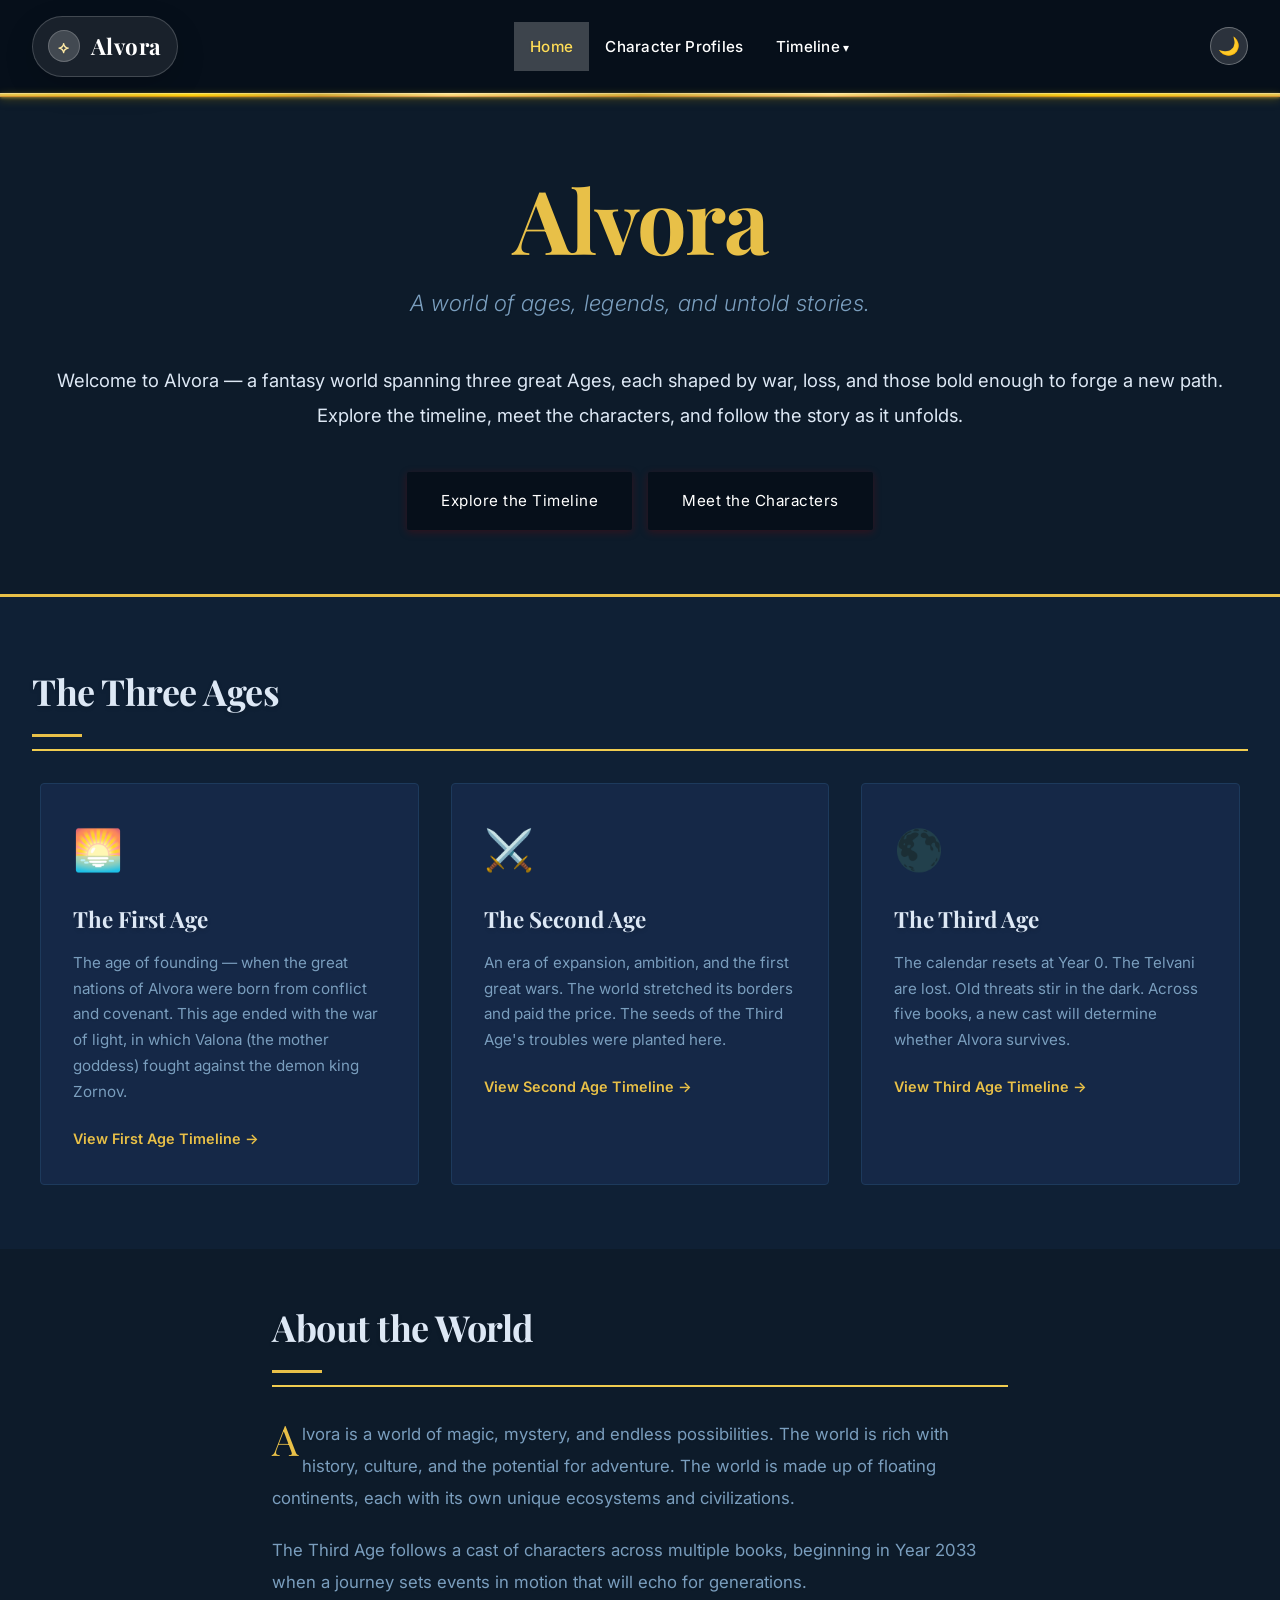
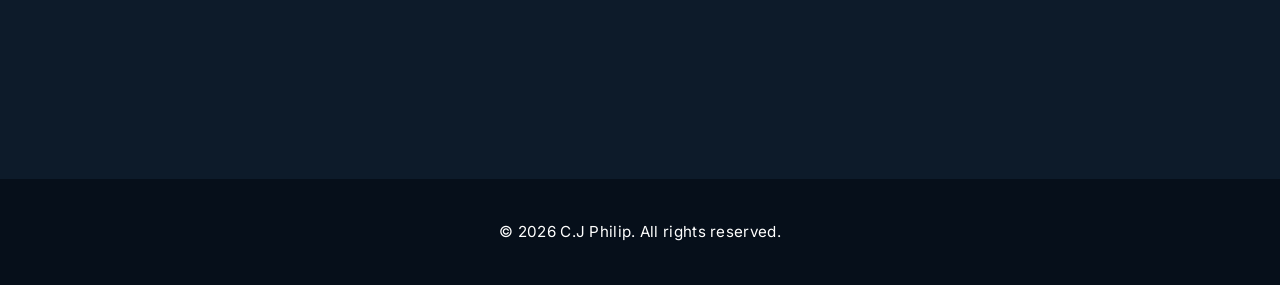
<file: index.html>
<!DOCTYPE html>
<html lang="en">
<head>
    <meta charset="UTF-8">
    <meta name="viewport" content="width=device-width, initial-scale=1.0">
    <title>Alvora</title>
    <link rel="icon" type="image/svg+xml" href="favicon.svg">
    <link rel="preconnect" href="https://fonts.googleapis.com">
    <link rel="preconnect" href="https://fonts.gstatic.com" crossorigin>
    <link href="https://fonts.googleapis.com/css2?family=Inter:wght@300;400;500;600;700&family=Playfair+Display:wght@400;600;700&display=swap" rel="stylesheet">
    <link rel="stylesheet" href="styles.css">
    <meta id="meta-theme-color" name="theme-color" content="#071025">
    <script src="theme.js" defer></script>
</head>
<body>
    <header>
        <nav>
            <a href="index.html" class="logo"><span>Alvora</span></a>
            <button class="hamburger-menu" aria-label="Toggle menu"
                onclick="this.classList.toggle('active');document.querySelector('.nav-links').classList.toggle('mobile-open');">
                <span></span><span></span><span></span>
            </button>
            <ul class="nav-links">
                <li><a href="index.html">Home</a></li>
                <li><a href="character-profiles.html">Character Profiles</a></li>
                <li class="dropdown">
                    <span class="dropdown-toggle" role="button" aria-haspopup="true" aria-expanded="false">Timeline</span>
                    <div class="dropdown-content">
                        <a href="FirstAgeTimeline.html">First Age Timeline</a>
                        <a href="SecondAgeTimeline.html">Second Age Timeline</a>
                        <a href="ThirdAgeTimeline.html">Third Age Timeline</a>
                    </div>
                </li>
            </ul>
            <button class="theme-toggle" id="theme-toggle" aria-label="Toggle theme" aria-pressed="false">🌙</button>
        </nav>
    </header>

    <div class="page-content-wrapper">
        <section class="hero">
            <div class="hero-content">
                <h1><span class="initials">Alvora</span></h1>
                <p class="tagline">A world of ages, legends, and untold stories.</p>
                <p class="description">Welcome to Alvora — a fantasy world spanning three great Ages, each shaped by war, loss, and those bold enough to forge a new path. Explore the timeline, meet the characters, and follow the story as it unfolds.</p>
                <div class="social-links">
                    <a href="ThirdAgeTimeline.html">Explore the Timeline</a>
                    <a href="character-profiles.html">Meet the Characters</a>
                </div>
            </div>
        </section>
        <section class="home-ages fade-in-section">
            <h2 class="section-title">The Three Ages</h2>
            <div class="ages-grid">
                <div class="age-card">
                    <div class="age-icon">🌅</div>
                    <h3>The First Age</h3>
                    <p>The age of founding — when the great nations of Alvora were born from conflict and covenant. This age ended with the war of light, in which Valona (the mother goddess) fought against the demon king Zornov.</p>
                    <a href="FirstAgeTimeline.html" class="card-link">View First Age Timeline →</a>
                </div>
                <div class="age-card">
                    <div class="age-icon">⚔️</div>
                    <h3>The Second Age</h3>
                    <p>An era of expansion, ambition, and the first great wars. The world stretched its borders and paid the price. The seeds of the Third Age's troubles were planted here.</p>
                    <a href="SecondAgeTimeline.html" class="card-link">View Second Age Timeline →</a>
                </div>
                <div class="age-card">
                    <div class="age-icon">🌑</div>
                    <h3>The Third Age</h3>
                    <p>The calendar resets at Year 0. The Telvani are lost. Old threats stir in the dark. Across five books, a new cast will determine whether Alvora survives.</p>
                    <a href="ThirdAgeTimeline.html" class="card-link">View Third Age Timeline →</a>
                </div>
            </div>
        </section>

        <section class="home-about fade-in-section">
            <h2 class="section-title">About the World</h2>
            <div class="about-content">
                <p>Alvora is a world of magic, mystery, and endless possibilities. The world is rich with history, culture, and the potential for adventure. The world is made up of floating continents, each with its own unique ecosystems and civilizations.</p>
                <p>The Third Age follows a cast of characters across multiple books, beginning in Year 2033 when a journey sets events in motion that will echo for generations.</p>
            </div>
        </section>
    </div>

    <footer><p>© 2026 C.J Philip. All rights reserved.</p></footer>

    <script src="scroll-animations.js"></script>

    <style>
        .home-ages {
            max-width: 1200px;
            margin: 0 auto;
            padding: 4rem 2rem;
            background: var(--cream);
            border-top: 3px solid var(--accent);
            max-width: 100%;
        }
        .home-ages .section-title,
        .home-about .section-title { text-align: left; }
        .ages-grid {
            max-width: 1200px;
            margin: 0 auto;
            display: grid;
            grid-template-columns: repeat(auto-fit, minmax(280px, 1fr));
            gap: 2rem;
        }
        .age-card {
            background: var(--surface);
            border: 1px solid var(--border);
            border-radius: 4px;
            padding: 2rem;
            transition: all 0.3s ease;
        }
        .age-card:hover { border-color: var(--accent); box-shadow: 0 8px 24px rgba(0,0,0,0.12); transform: translateY(-2px); }
        .age-icon { font-size: 2.5rem; margin-bottom: 1rem; }
        .age-card h3 {
            font-family: 'Playfair Display', 'Georgia', serif;
            font-size: 1.4rem; font-weight: 700;
            margin-bottom: 0.75rem; color: var(--dark-text);
        }
        .age-card p { color: var(--gray); font-size: 0.95rem; line-height: 1.7; margin-bottom: 1.25rem; }
        .card-link { color: var(--accent); text-decoration: none; font-weight: 600; font-size: 0.9rem; }
        .card-link:hover { color: var(--gold); }
        .home-about { max-width: 800px; margin: 0 auto; padding: 3rem 2rem 5rem; }
        .home-about .about-content p { color: var(--gray); font-size: 1.05rem; line-height: 1.9; margin-bottom: 1.25rem; }
        .section-title {
            font-family: 'Playfair Display', 'Georgia', serif;
            font-size: 2.25rem; font-weight: 700;
            color: var(--dark-text); margin-bottom: 2rem; letter-spacing: -0.5px;
        }
        .section-title::after { content: ''; display: block; width: 50px; height: 3px; background: var(--accent); margin-top: 0.75rem; }
        @media (max-width: 768px) {
            .home-ages { padding: 2rem 1.5rem; }
            .home-about { padding: 2rem 1.5rem 3rem; }
            .ages-grid { grid-template-columns: 1fr; }
            .section-title { font-size: 1.75rem; }
        }
    </style>
</body>
</html>
</file>
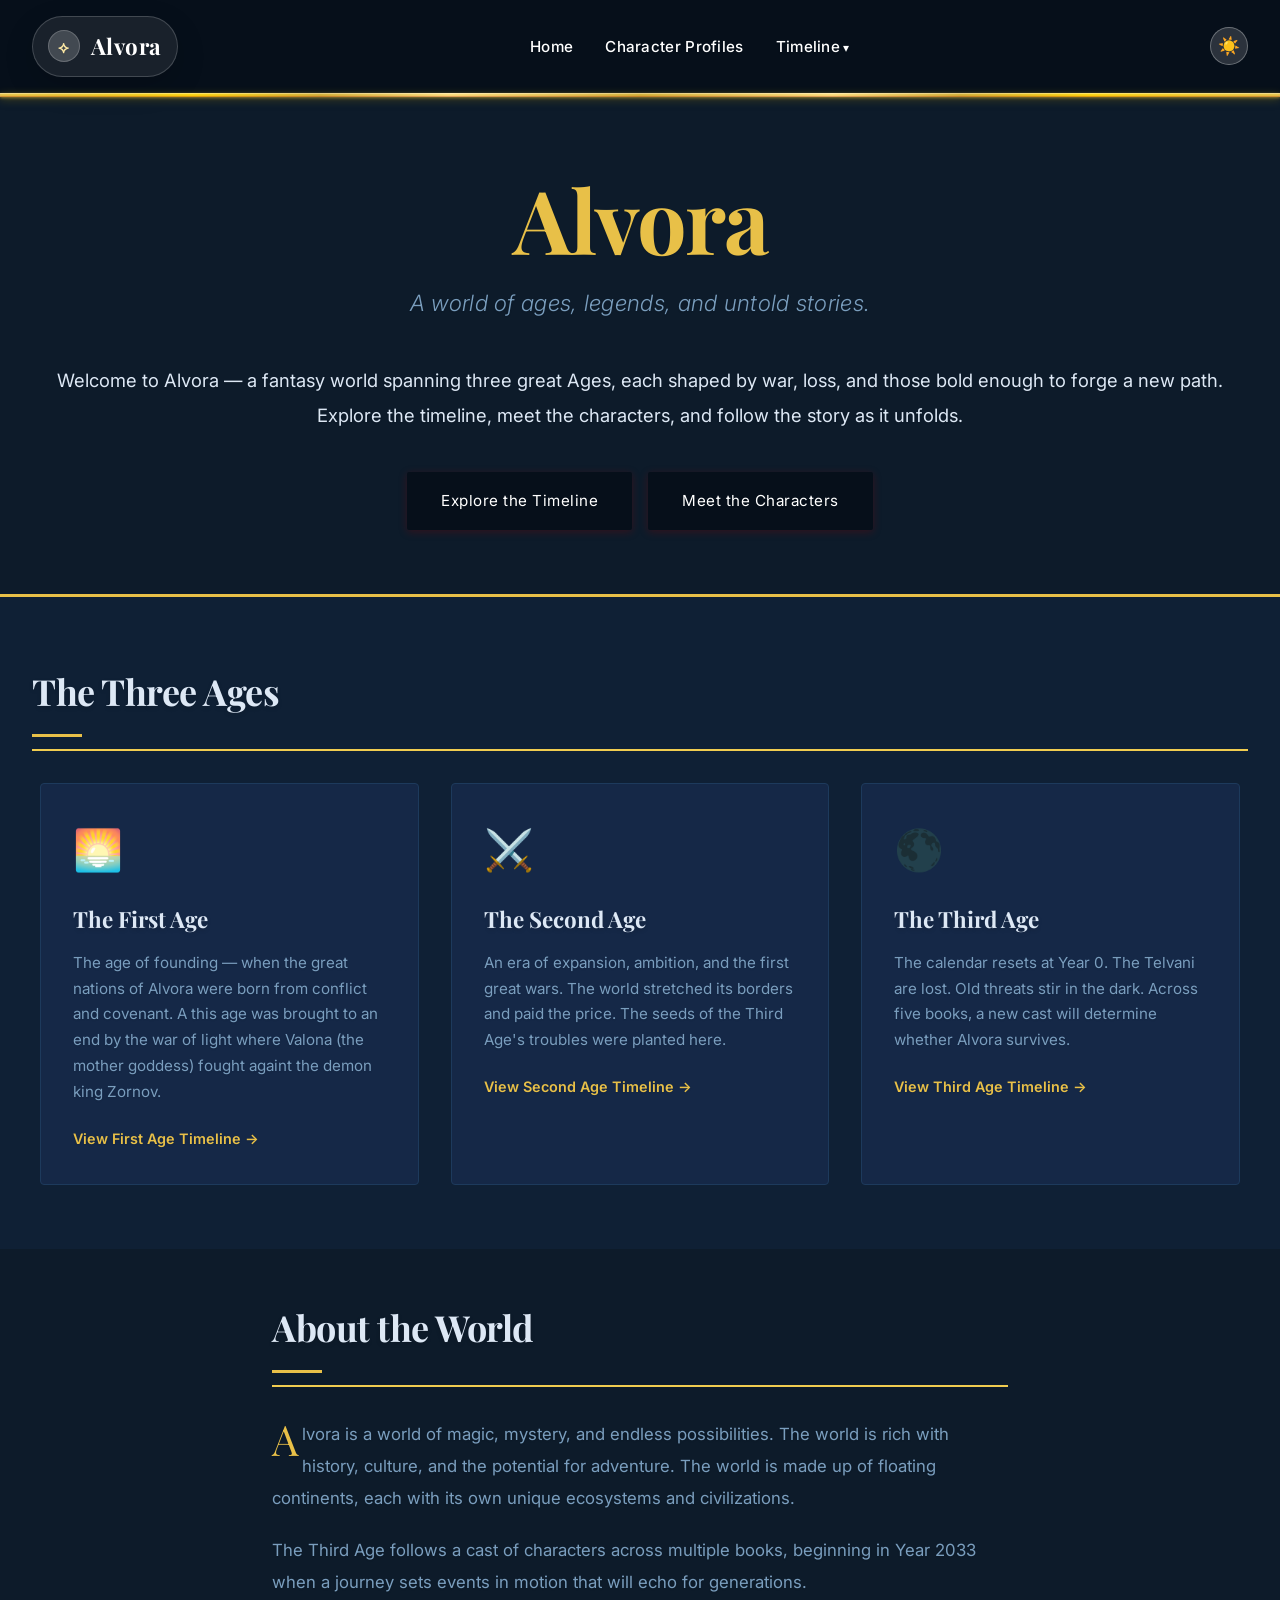
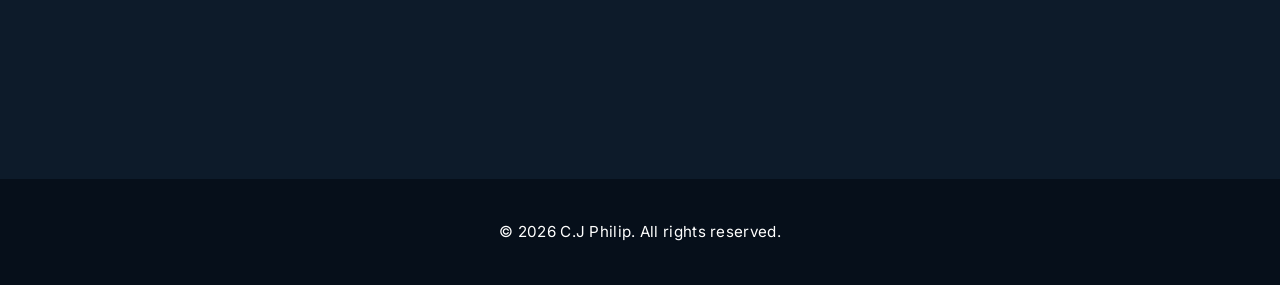
<file: Index.html>
<!DOCTYPE html>
<html lang="en">
<head>
    <meta charset="UTF-8">
    <meta name="viewport" content="width=device-width, initial-scale=1.0">
    <title>Alvora</title>
    <link rel="icon" type="image/png" href="favicon.png">
    <link rel="preconnect" href="https://fonts.googleapis.com">
    <link rel="preconnect" href="https://fonts.gstatic.com" crossorigin>
    <link href="https://fonts.googleapis.com/css2?family=Inter:wght@300;400;500;600;700&family=Playfair+Display:wght@400;600;700&display=swap" rel="stylesheet">
    <link rel="stylesheet" href="styles.css">
    <script>
      (function(){var s=localStorage.getItem('alvora-theme');if(s==='dark'||s==='light'){document.documentElement.setAttribute('data-theme',s);}})();
    </script>
</head>
<body>
    <header>
        <nav>
            <a href="Index.html" class="logo"><span>Alvora</span></a>
            <button class="hamburger-menu" aria-label="Toggle menu"
                onclick="this.classList.toggle('active');document.querySelector('.nav-links').classList.toggle('mobile-open');">
                <span></span><span></span><span></span>
            </button>
            <ul class="nav-links">
                <li><a href="Index.html">Home</a></li>
                <li><a href="Character_Profiles.html">Character Profiles</a></li>
                <li class="dropdown">
                    <span class="dropdown-toggle">Timeline</span>
                    <div class="dropdown-content">
                        <a href="FirstAgeTimeline.html">First Age Timeline</a>
                        <a href="SecondAgeTimeline.html">Second Age Timeline</a>
                        <a href="ThirdAgeTimeline.html">Third Age Timeline</a>
                    </div>
                </li>
            </ul>
            <button class="theme-toggle" id="theme-toggle" aria-label="Toggle theme">🌙</button>
        </nav>
    </header>

    <div class="page-content-wrapper">
        <section class="hero">
            <div class="hero-content">
                <h1><span class="initials">Alvora</span></h1>
                <p class="tagline">A world of ages, legends, and untold stories.</p>
                <p class="description">Welcome to Alvora — a fantasy world spanning three great Ages, each shaped by war, loss, and those bold enough to forge a new path. Explore the timeline, meet the characters, and follow the story as it unfolds.</p>
                <div class="social-links">
                    <a href="ThirdAgeTimeline.html">Explore the Timeline</a>
                    <a href="Character_Profiles.html">Meet the Characters</a>
                </div>
            </div>
        </section>

        <section class="home-ages fade-in-section">
            <h2 class="section-title">The Three Ages</h2>
            <div class="ages-grid">
                <div class="age-card">
                    <div class="age-icon">🌅</div>
                    <h3>The First Age</h3>
                    <p>The age of founding — when the great nations of Alvora were born from conflict and covenant. A this age was brought to an end by the war of light where Valona (the mother goddess) fought againt the demon king Zornov.</p>
                    <a href="FirstAgeTimeline.html" class="card-link">View First Age Timeline →</a>
                </div>
                <div class="age-card">
                    <div class="age-icon">⚔️</div>
                    <h3>The Second Age</h3>
                    <p>An era of expansion, ambition, and the first great wars. The world stretched its borders and paid the price. The seeds of the Third Age's troubles were planted here.</p>
                    <a href="SecondAgeTimeline.html" class="card-link">View Second Age Timeline →</a>
                </div>
                <div class="age-card">
                    <div class="age-icon">🌑</div>
                    <h3>The Third Age</h3>
                    <p>The calendar resets at Year 0. The Telvani are lost. Old threats stir in the dark. Across five books, a new cast will determine whether Alvora survives.</p>
                    <a href="ThirdAgeTimeline.html" class="card-link">View Third Age Timeline →</a>
                </div>
            </div>
        </section>

        <section class="home-about fade-in-section">
            <h2 class="section-title">About the World</h2>
            <div class="about-content">
                <p>Alvora is a world of magic, mystery, and endless possibilities. The world is rich with history, culture, and the potential for adventure. The world is made up of floating continents, each with its own unique ecosystems and civilizations.</p>
                <p>The Third Age follows a cast of characters across multiple books, beginning in Year 2033 when a journey sets events in motion that will echo for generations.</p>
            </div>
        </section>
    </div>

    <footer><p>© 2026 C.J Philip. All rights reserved.</p></footer>

    <script src="scroll-animations.js"></script>
    <script>
      (function(){
        var btn=document.getElementById('theme-toggle');
        function getEff(){var s=localStorage.getItem('alvora-theme');if(s)return s;return window.matchMedia('(prefers-color-scheme: dark)').matches?'dark':'light';}
        function setIcon(){btn.textContent=getEff()==='dark'?'☀️':'🌙';}
        setIcon();
        btn.addEventListener('click',function(){
          var n=getEff()==='dark'?'light':'dark';
          document.documentElement.setAttribute('data-theme',n);
          localStorage.setItem('alvora-theme',n);
          setIcon();
        });
        window.matchMedia('(prefers-color-scheme: dark)').addEventListener('change',function(){if(!localStorage.getItem('alvora-theme'))setIcon();});
      })();
    </script>

    <style>
        .home-ages {
            max-width: 1200px;
            margin: 0 auto;
            padding: 4rem 2rem;
            background: var(--cream);
            border-top: 3px solid var(--accent);
            max-width: 100%;
        }
        .home-ages .section-title,
        .home-about .section-title { text-align: left; }
        .ages-grid {
            max-width: 1200px;
            margin: 0 auto;
            display: grid;
            grid-template-columns: repeat(auto-fit, minmax(280px, 1fr));
            gap: 2rem;
        }
        .age-card {
            background: var(--surface);
            border: 1px solid var(--border);
            border-radius: 4px;
            padding: 2rem;
            transition: all 0.3s ease;
        }
        .age-card:hover { border-color: var(--accent); box-shadow: 0 8px 24px rgba(0,0,0,0.12); transform: translateY(-2px); }
        .age-icon { font-size: 2.5rem; margin-bottom: 1rem; }
        .age-card h3 {
            font-family: 'Playfair Display', 'Georgia', serif;
            font-size: 1.4rem; font-weight: 700;
            margin-bottom: 0.75rem; color: var(--dark-text);
        }
        .age-card p { color: var(--gray); font-size: 0.95rem; line-height: 1.7; margin-bottom: 1.25rem; }
        .card-link { color: var(--accent); text-decoration: none; font-weight: 600; font-size: 0.9rem; }
        .card-link:hover { color: var(--gold); }
        .home-about { max-width: 800px; margin: 0 auto; padding: 3rem 2rem 5rem; }
        .home-about .about-content p { color: var(--gray); font-size: 1.05rem; line-height: 1.9; margin-bottom: 1.25rem; }
        .section-title {
            font-family: 'Playfair Display', 'Georgia', serif;
            font-size: 2.25rem; font-weight: 700;
            color: var(--dark-text); margin-bottom: 2rem; letter-spacing: -0.5px;
        }
        .section-title::after { content: ''; display: block; width: 50px; height: 3px; background: var(--accent); margin-top: 0.75rem; }
        @media (max-width: 768px) {
            .home-ages { padding: 2rem 1.5rem; }
            .home-about { padding: 2rem 1.5rem 3rem; }
            .ages-grid { grid-template-columns: 1fr; }
            .section-title { font-size: 1.75rem; }
        }
    </style>
</body>
</html>
</file>
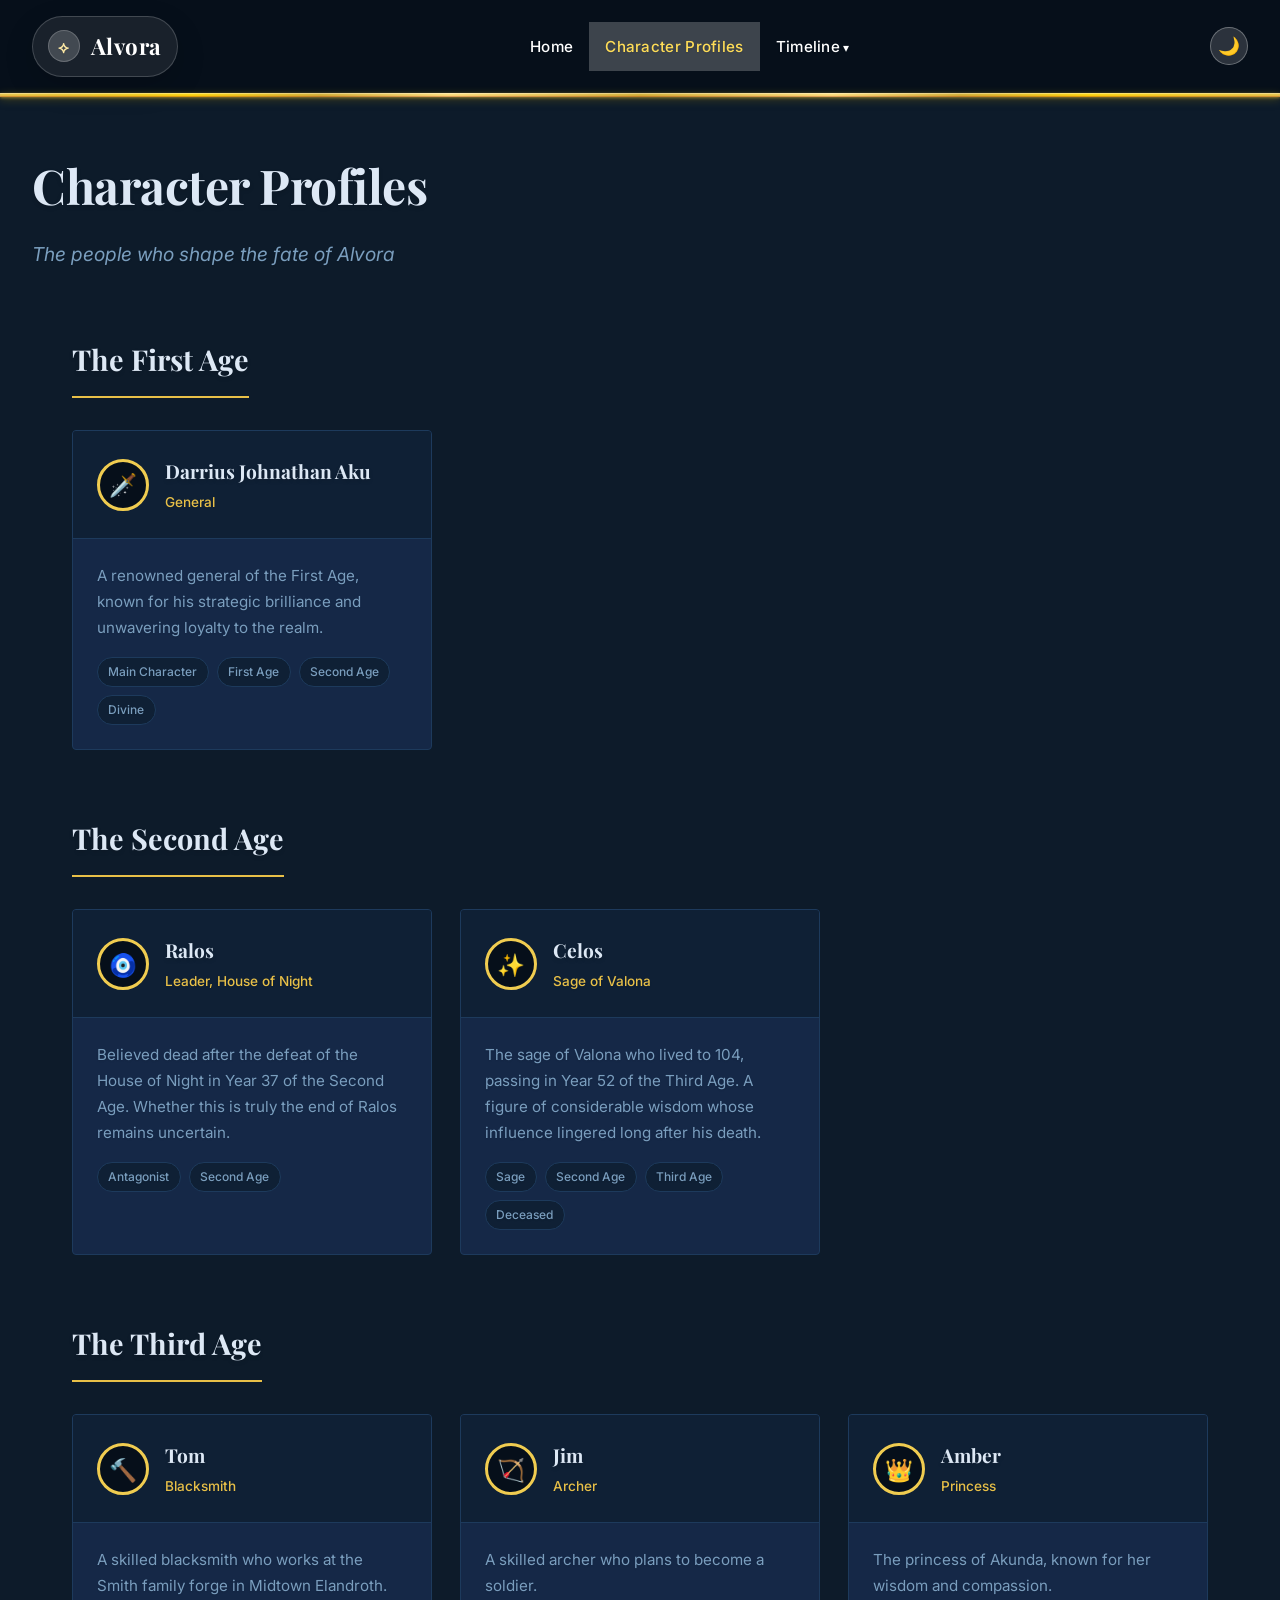
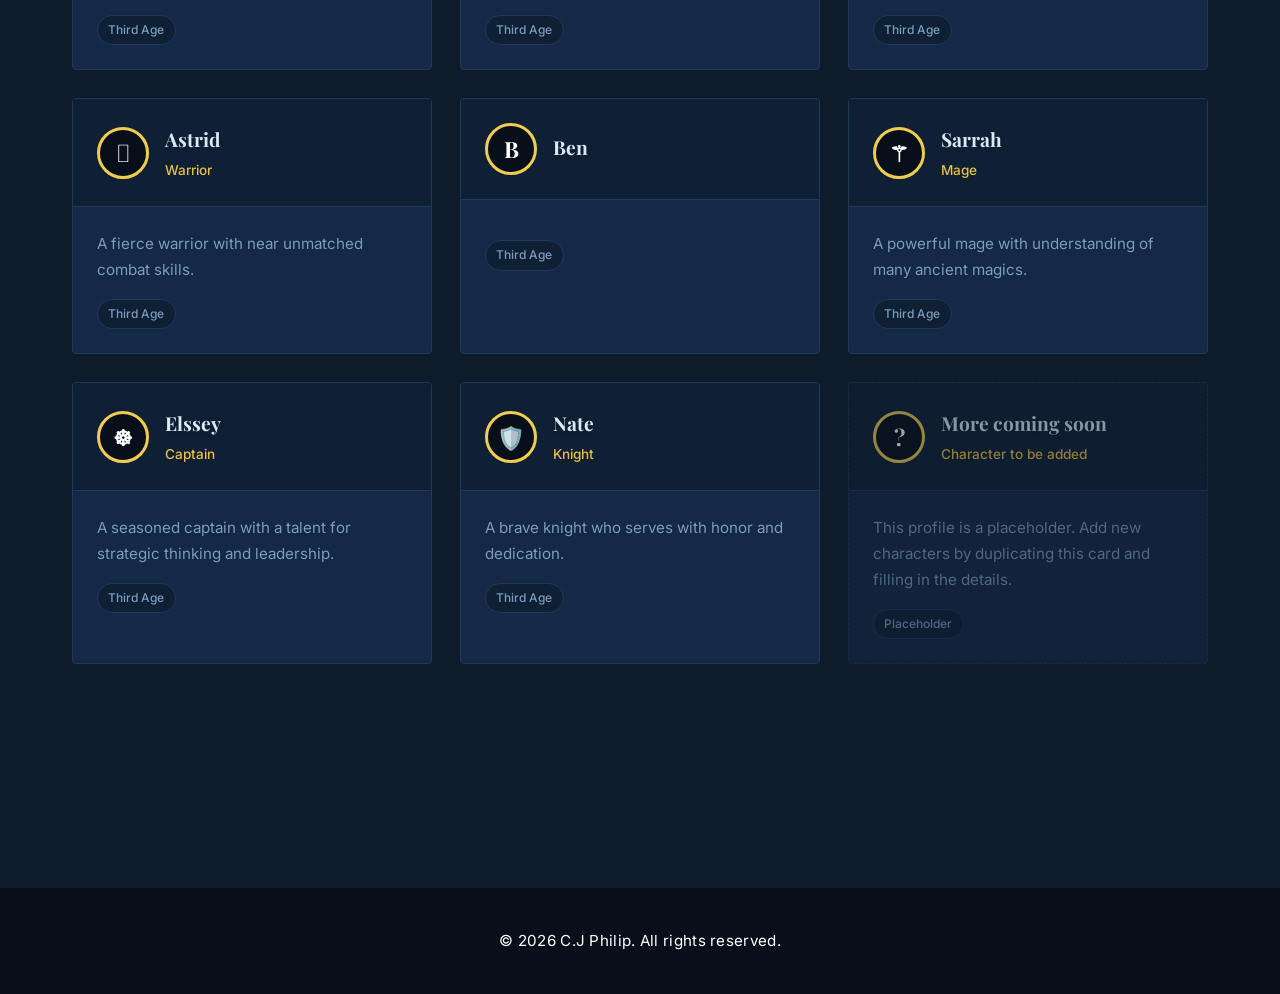
<file: character-profiles.html>
<!DOCTYPE html>
<html lang="en">
<head>
    <meta charset="UTF-8">
    <meta name="viewport" content="width=device-width, initial-scale=1.0">
    <title>Character Profiles — Alvora</title>
    <link rel="icon" type="image/svg+xml" href="favicon.svg">
    <link rel="preconnect" href="https://fonts.googleapis.com">
    <link rel="preconnect" href="https://fonts.gstatic.com" crossorigin>
    <link href="https://fonts.googleapis.com/css2?family=Inter:wght@300;400;500;600;700&family=Playfair+Display:wght@400;600;700&display=swap" rel="stylesheet">
    <link rel="stylesheet" href="styles.css">
    <meta id="meta-theme-color" name="theme-color" content="#071025">
    <script src="theme.js" defer></script>
</head>
<body>
    <header>
        <nav>
            <a href="index.html" class="logo"><span>Alvora</span></a>
            <button class="hamburger-menu" aria-label="Toggle menu"
                onclick="this.classList.toggle('active');document.querySelector('.nav-links').classList.toggle('mobile-open');">
                <span></span><span></span><span></span>
            </button>
            <ul class="nav-links">
                <li><a href="index.html">Home</a></li>
                <li><a href="character-profiles.html">Character Profiles</a></li>
                <li class="dropdown">
                    <span class="dropdown-toggle" role="button" aria-haspopup="true" aria-expanded="false">Timeline</span>
                    <div class="dropdown-content">
                        <a href="FirstAgeTimeline.html">First Age Timeline</a>
                        <a href="SecondAgeTimeline.html">Second Age Timeline</a>
                        <a href="ThirdAgeTimeline.html">Third Age Timeline</a>
                    </div>
                </li>
            </ul>
            <button class="theme-toggle" id="theme-toggle" aria-label="Toggle theme" aria-pressed="false">🌙</button>
        </nav>
    </header>

    <div class="page-content-wrapper">
        <div class="page-hero">
            <h1>Character Profiles</h1>
            <p class="subtitle">The people who shape the fate of Alvora</p>
        </div>

        <section class="profiles-section fade-in-section">
            <div class="age-group">
                <h2 class="age-label">The First Age</h2>
                <div class="profiles-grid">

                    <div class="profile-card">
                        <div class="profile-header">
                            <div class="profile-avatar">🗡️</div>
                            <div class="profile-meta">
                                <h3 class="profile-name">Darrius Johnathan Aku</h3>
                                <p class="profile-role">General</p>
                            </div>
                        </div>
                        <div class="profile-body">
                            <p class="profile-desc">A renowned general of the First Age, known for his strategic brilliance and unwavering loyalty to the realm.</p>
                            <div class="profile-tags">
                                <span class="tag">Main Character</span>
                                <span class="tag">First Age</span>
                                <span class="tag">Second Age</span>
                                <span class="tag">Divine</span>
                            </div>
                        </div>
                    </div>
                    
                </div>
            </div>
            <div class="age-group">
                <h2 class="age-label">The Second Age</h2>
                <div class="profiles-grid">

                    <div class="profile-card">
                        <div class="profile-header">
                            <div class="profile-avatar">🧿</div>
                            <div class="profile-meta">
                                <h3 class="profile-name">Ralos</h3>
                                <p class="profile-role">Leader, House of Night</p>
                            </div>
                        </div>
                        <div class="profile-body">
                            <p class="profile-desc">Believed dead after the defeat of the House of Night in Year 37 of the Second Age. Whether this is truly the end of Ralos remains uncertain.</p>
                            <div class="profile-tags">
                                <span class="tag">Antagonist</span>
                                <span class="tag">Second Age</span>
                            </div>
                        </div>
                    </div>

                    <div class="profile-card">
                        <div class="profile-header">
                            <div class="profile-avatar">✨</div>
                            <div class="profile-meta">
                                <h3 class="profile-name">Celos</h3>
                                <p class="profile-role">Sage of Valona</p>
                            </div>
                        </div>
                        <div class="profile-body">
                            <p class="profile-desc">The sage of Valona who lived to 104, passing in Year 52 of the Third Age. A figure of considerable wisdom whose influence lingered long after his death.</p>
                            <div class="profile-tags">
                                <span class="tag">Sage</span>
                                <span class="tag">Second Age</span>
                                <span class="tag">Third Age</span>
                                <span class="tag">Deceased</span>
                            </div>
                        </div>
                    </div>

                </div>
            </div>
            <div class="age-group">
                <h2 class="age-label">The Third Age</h2>
                <div class="profiles-grid">

                    <div class="profile-card">
                        <div class="profile-header">
                            <div class="profile-avatar">🔨</div>
                            <div class="profile-meta">
                                <h3 class="profile-name">Tom</h3>
                                <p class="profile-role">Blacksmith</p>
                            </div>
                        </div>
                        <div class="profile-body">
                            <p class="profile-desc">A skilled blacksmith who works at the Smith family forge in Midtown Elandroth.</p>
                            <div class="profile-tags">
                                <span class="tag">Third Age</span>
                            </div>
                        </div>
                    </div>

                    <div class="profile-card">
                        <div class="profile-header">
                            <div class="profile-avatar">🏹</div>
                            <div class="profile-meta">
                                <h3 class="profile-name">Jim</h3>
                                <p class="profile-role">Archer</p>
                            </div>
                        </div>
                        <div class="profile-body">
                            <p class="profile-desc">A skilled archer who plans to become a soldier.</p>
                            <div class="profile-tags">
                                <span class="tag">Third Age</span>
                            </div>
                        </div>
                    </div>

                    <div class="profile-card">
                        <div class="profile-header">
                            <div class="profile-avatar">👑</div>
                            <div class="profile-meta">
                                <h3 class="profile-name">Amber</h3>
                                <p class="profile-role">Princess</p>
                            </div>
                        </div>
                        <div class="profile-body">
                            <p class="profile-desc">The princess of Akunda, known for her wisdom and compassion.</p>
                            <div class="profile-tags">
                                <span class="tag">Third Age</span>
                            </div>
                        </div>
                    </div>

                    <div class="profile-card">
                        <div class="profile-header">
                            <div class="profile-avatar">𓌏</div>
                            <div class="profile-meta">
                                <h3 class="profile-name">Astrid</h3>
                                <p class="profile-role">Warrior</p>
                            </div>
                        </div>
                        <div class="profile-body">
                            <p class="profile-desc">A fierce warrior with near unmatched combat skills.</p>
                            <div class="profile-tags">
                                <span class="tag">Third Age</span>
                            </div>
                        </div>
                    </div>

                    <div class="profile-card">
                        <div class="profile-header">
                            <div class="profile-avatar">B</div>
                            <div class="profile-meta">
                                <h3 class="profile-name">Ben</h3>
                                <p class="profile-role"></p>
                            </div>
                        </div>
                        <div class="profile-body">
                            <p class="profile-desc"></p>
                            <div class="profile-tags">
                                <span class="tag">Third Age</span>
                            </div>
                        </div>
                    </div>

                    <div class="profile-card">
                        <div class="profile-header">
                            <div class="profile-avatar">⚚</div>
                            <div class="profile-meta">
                                <h3 class="profile-name">Sarrah</h3>
                                <p class="profile-role">Mage</p>
                            </div>
                        </div>
                        <div class="profile-body">
                            <p class="profile-desc">A powerful mage with understanding of many ancient magics.</p>
                            <div class="profile-tags"> 
                                <span class="tag">Third Age</span>
                            </div>
                        </div>
                    </div>

                    <div class="profile-card">
                        <div class="profile-header">
                            <div class="profile-avatar">☸</div>
                            <div class="profile-meta">
                                <h3 class="profile-name">Elssey</h3>
                                <p class="profile-role">Captain</p>
                            </div>
                        </div>
                        <div class="profile-body">
                            <p class="profile-desc">A seasoned captain with a talent for strategic thinking and leadership.</p>
                            <div class="profile-tags">
                                <span class="tag">Third Age</span>
                            </div>
                        </div>
                    </div>

                    <div class="profile-card">
                        <div class="profile-header">
                            <div class="profile-avatar">🛡️</div>
                            <div class="profile-meta">
                                <h3 class="profile-name">Nate</h3>
                                <p class="profile-role">Knight</p>
                            </div>
                        </div>
                        <div class="profile-body">
                            <p class="profile-desc">A brave knight who serves with honor and dedication.</p>
                            <div class="profile-tags">
                                <span class="tag">Third Age</span>
                            </div>
                        </div>
                    </div>

                    <div class="profile-card profile-placeholder">
                        <div class="profile-header">
                            <div class="profile-avatar">?</div>
                            <div class="profile-meta">
                                <h3 class="profile-name">More coming soon</h3>
                                <p class="profile-role">Character to be added</p>
                            </div>
                        </div>
                        <div class="profile-body">
                            <p class="profile-desc">This profile is a placeholder. Add new characters by duplicating this card and filling in the details.</p>
                            <div class="profile-tags">
                                <span class="tag">Placeholder</span>
                            </div>
                        </div>
                    </div>

                </div>
            </div>
        </section>
    </div>

    <footer><p>© 2026 C.J Philip. All rights reserved.</p></footer>

    <script src="scroll-animations.js"></script>

    <style>
        .profiles-section { max-width: 1200px; margin: 0 auto; padding: 2rem 2rem 5rem; }
        .age-group { margin-bottom: 4rem; }
        .age-label {
            font-family: 'Playfair Display', 'Georgia', serif;
            font-size: 1.8rem; font-weight: 700;
            color: var(--dark-text); margin-bottom: 2rem;
            padding-bottom: 0.75rem;
            border-bottom: 2px solid var(--accent); display: inline-block;
        }
        .profiles-grid { display: grid; grid-template-columns: repeat(auto-fill, minmax(300px, 1fr)); gap: 1.75rem; }
        .profile-card { background: var(--surface); border: 1px solid var(--border); border-radius: 4px; overflow: hidden; transition: all 0.3s ease; }
        .profile-card:hover { border-color: var(--accent); box-shadow: 0 8px 24px rgba(0,0,0,0.1); transform: translateY(-2px); }
        .profile-placeholder { opacity: 0.6; border-style: dashed; }
        .profile-header { display: flex; align-items: center; gap: 1rem; padding: 1.5rem; background: var(--cream); border-bottom: 1px solid var(--border); }
        .profile-avatar {
            width: 52px; height: 52px; border-radius: 50%;
            background: var(--primary); color: white;
            font-family: 'Playfair Display', serif; font-size: 1.4rem; font-weight: 700;
            display: flex; align-items: center; justify-content: center;
            flex-shrink: 0; border: 3px solid var(--gold);
        }
        .profile-name { font-family: 'Playfair Display', 'Georgia', serif; font-size: 1.2rem; font-weight: 700; color: var(--dark-text); margin: 0 0 0.2rem; }
        .profile-role { font-size: 0.85rem; color: var(--accent); font-weight: 500; margin: 0; }
        .profile-body { padding: 1.5rem; }
        .profile-desc { color: var(--gray); font-size: 0.95rem; line-height: 1.7; margin-bottom: 1rem; }
        .profile-tags { display: flex; flex-wrap: wrap; gap: 0.5rem; }
        .tag { background: var(--cream); border: 1px solid var(--border); color: var(--gray); font-size: 0.75rem; font-weight: 500; padding: 0.25rem 0.65rem; border-radius: 999px; }
        @media (max-width: 768px) {
            .profiles-section { padding: 1.5rem 1.5rem 3rem; }
            .profiles-grid { grid-template-columns: 1fr; }
            .age-label { font-size: 1.5rem; }
        }
    </style>
</body>
</html>
</file>
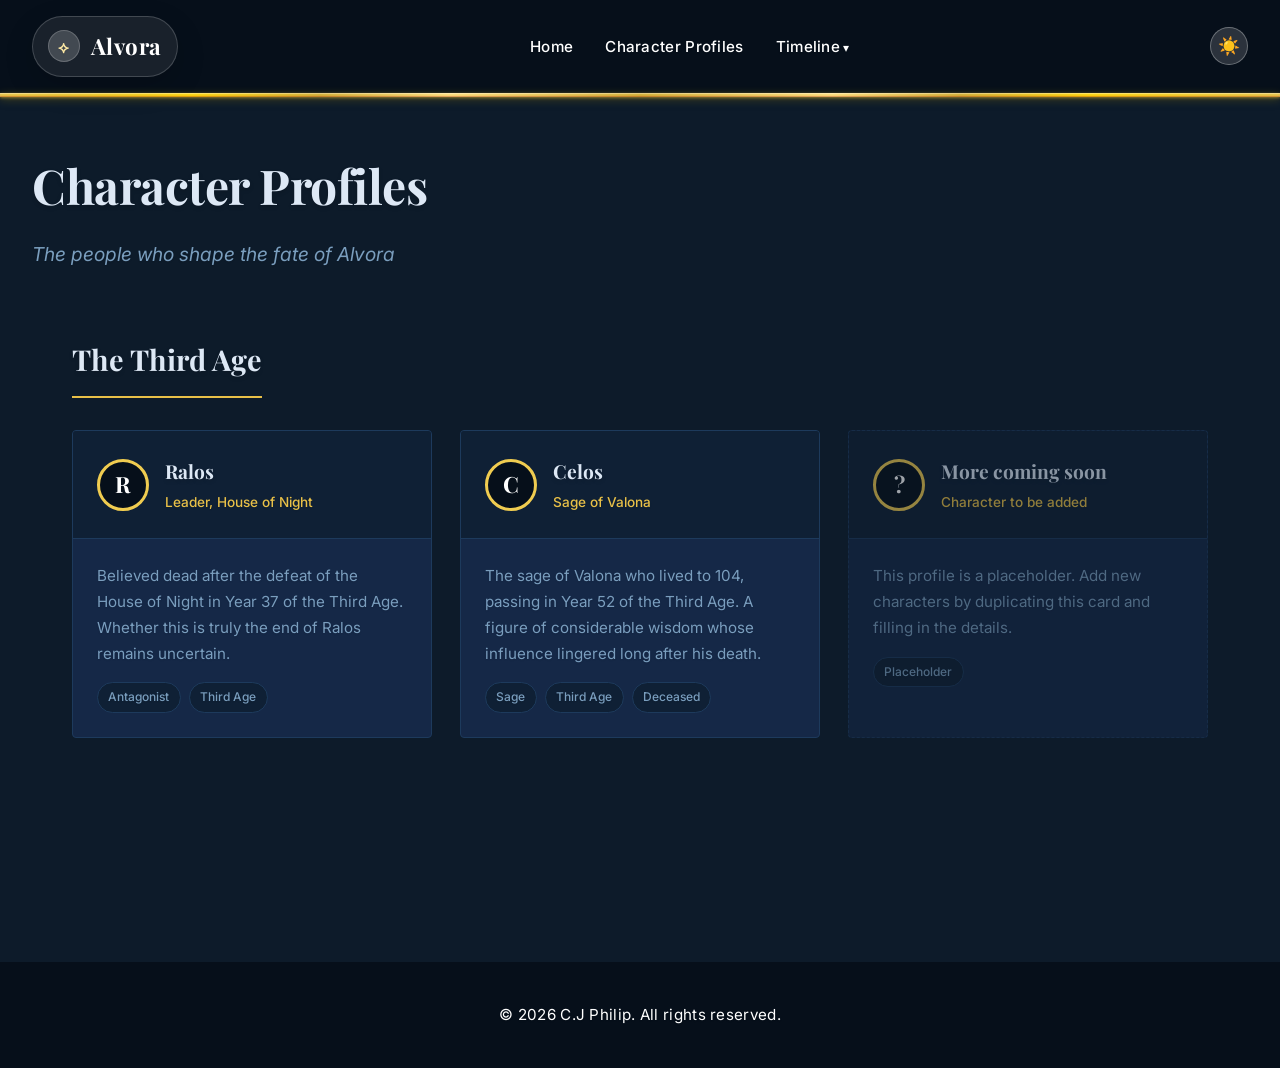
<file: Character_Profiles.html>
<!DOCTYPE html>
<html lang="en">
<head>
    <meta charset="UTF-8">
    <meta name="viewport" content="width=device-width, initial-scale=1.0">
    <title>Character Profiles — Alvora</title>
    <link rel="icon" type="image/png" href="favicon.png">
    <link rel="preconnect" href="https://fonts.googleapis.com">
    <link rel="preconnect" href="https://fonts.gstatic.com" crossorigin>
    <link href="https://fonts.googleapis.com/css2?family=Inter:wght@300;400;500;600;700&family=Playfair+Display:wght@400;600;700&display=swap" rel="stylesheet">
    <link rel="stylesheet" href="styles.css">
    <script>(function(){var s=localStorage.getItem('alvora-theme');if(s==='dark'||s==='light'){document.documentElement.setAttribute('data-theme',s);}})();</script>
</head>
<body>
    <header>
        <nav>
            <a href="Index.html" class="logo"><span>Alvora</span></a>
            <button class="hamburger-menu" aria-label="Toggle menu"
                onclick="this.classList.toggle('active');document.querySelector('.nav-links').classList.toggle('mobile-open');">
                <span></span><span></span><span></span>
            </button>
            <ul class="nav-links">
                <li><a href="Index.html">Home</a></li>
                <li><a href="Character_Profiles.html">Character Profiles</a></li>
                <li class="dropdown">
                    <span class="dropdown-toggle">Timeline</span>
                    <div class="dropdown-content">
                        <a href="FirstAgeTimeline.html">First Age Timeline</a>
                        <a href="SecondAgeTimeline.html">Second Age Timeline</a>
                        <a href="ThirdAgeTimeline.html">Third Age Timeline</a>
                    </div>
                </li>
            </ul>
            <button class="theme-toggle" id="theme-toggle" aria-label="Toggle theme">🌙</button>
        </nav>
    </header>

    <div class="page-content-wrapper">
        <div class="page-hero">
            <h1>Character Profiles</h1>
            <p class="subtitle">The people who shape the fate of Alvora</p>
        </div>

        <section class="profiles-section fade-in-section">
            <div class="age-group">
                <h2 class="age-label">The Third Age</h2>
                <div class="profiles-grid">

                    <div class="profile-card">
                        <div class="profile-header">
                            <div class="profile-avatar">R</div>
                            <div class="profile-meta">
                                <h3 class="profile-name">Ralos</h3>
                                <p class="profile-role">Leader, House of Night</p>
                            </div>
                        </div>
                        <div class="profile-body">
                            <p class="profile-desc">Believed dead after the defeat of the House of Night in Year 37 of the Third Age. Whether this is truly the end of Ralos remains uncertain.</p>
                            <div class="profile-tags">
                                <span class="tag">Antagonist</span>
                                <span class="tag">Third Age</span>
                            </div>
                        </div>
                    </div>

                    <div class="profile-card">
                        <div class="profile-header">
                            <div class="profile-avatar">C</div>
                            <div class="profile-meta">
                                <h3 class="profile-name">Celos</h3>
                                <p class="profile-role">Sage of Valona</p>
                            </div>
                        </div>
                        <div class="profile-body">
                            <p class="profile-desc">The sage of Valona who lived to 104, passing in Year 52 of the Third Age. A figure of considerable wisdom whose influence lingered long after his death.</p>
                            <div class="profile-tags">
                                <span class="tag">Sage</span>
                                <span class="tag">Third Age</span>
                                <span class="tag">Deceased</span>
                            </div>
                        </div>
                    </div>

                    <div class="profile-card profile-placeholder">
                        <div class="profile-header">
                            <div class="profile-avatar">?</div>
                            <div class="profile-meta">
                                <h3 class="profile-name">More coming soon</h3>
                                <p class="profile-role">Character to be added</p>
                            </div>
                        </div>
                        <div class="profile-body">
                            <p class="profile-desc">This profile is a placeholder. Add new characters by duplicating this card and filling in the details.</p>
                            <div class="profile-tags">
                                <span class="tag">Placeholder</span>
                            </div>
                        </div>
                    </div>

                </div>
            </div>
        </section>
    </div>

    <footer><p>© 2026 C.J Philip. All rights reserved.</p></footer>

    <script src="scroll-animations.js"></script>
    <script>
      (function(){
        var btn=document.getElementById('theme-toggle');
        function getEff(){var s=localStorage.getItem('alvora-theme');if(s)return s;return window.matchMedia('(prefers-color-scheme: dark)').matches?'dark':'light';}
        function setIcon(){btn.textContent=getEff()==='dark'?'☀️':'🌙';}
        setIcon();
        btn.addEventListener('click',function(){var n=getEff()==='dark'?'light':'dark';document.documentElement.setAttribute('data-theme',n);localStorage.setItem('alvora-theme',n);setIcon();});
        window.matchMedia('(prefers-color-scheme: dark)').addEventListener('change',function(){if(!localStorage.getItem('alvora-theme'))setIcon();});
      })();
    </script>

    <style>
        .profiles-section { max-width: 1200px; margin: 0 auto; padding: 2rem 2rem 5rem; }
        .age-group { margin-bottom: 4rem; }
        .age-label {
            font-family: 'Playfair Display', 'Georgia', serif;
            font-size: 1.8rem; font-weight: 700;
            color: var(--dark-text); margin-bottom: 2rem;
            padding-bottom: 0.75rem;
            border-bottom: 2px solid var(--accent); display: inline-block;
        }
        .profiles-grid { display: grid; grid-template-columns: repeat(auto-fill, minmax(300px, 1fr)); gap: 1.75rem; }
        .profile-card { background: var(--surface); border: 1px solid var(--border); border-radius: 4px; overflow: hidden; transition: all 0.3s ease; }
        .profile-card:hover { border-color: var(--accent); box-shadow: 0 8px 24px rgba(0,0,0,0.1); transform: translateY(-2px); }
        .profile-placeholder { opacity: 0.6; border-style: dashed; }
        .profile-header { display: flex; align-items: center; gap: 1rem; padding: 1.5rem; background: var(--cream); border-bottom: 1px solid var(--border); }
        .profile-avatar {
            width: 52px; height: 52px; border-radius: 50%;
            background: var(--primary); color: white;
            font-family: 'Playfair Display', serif; font-size: 1.4rem; font-weight: 700;
            display: flex; align-items: center; justify-content: center;
            flex-shrink: 0; border: 3px solid var(--gold);
        }
        .profile-name { font-family: 'Playfair Display', 'Georgia', serif; font-size: 1.2rem; font-weight: 700; color: var(--dark-text); margin: 0 0 0.2rem; }
        .profile-role { font-size: 0.85rem; color: var(--accent); font-weight: 500; margin: 0; }
        .profile-body { padding: 1.5rem; }
        .profile-desc { color: var(--gray); font-size: 0.95rem; line-height: 1.7; margin-bottom: 1rem; }
        .profile-tags { display: flex; flex-wrap: wrap; gap: 0.5rem; }
        .tag { background: var(--cream); border: 1px solid var(--border); color: var(--gray); font-size: 0.75rem; font-weight: 500; padding: 0.25rem 0.65rem; border-radius: 999px; }
        @media (max-width: 768px) {
            .profiles-section { padding: 1.5rem 1.5rem 3rem; }
            .profiles-grid { grid-template-columns: 1fr; }
            .age-label { font-size: 1.5rem; }
        }
    </style>
</body>
</html>
</file>
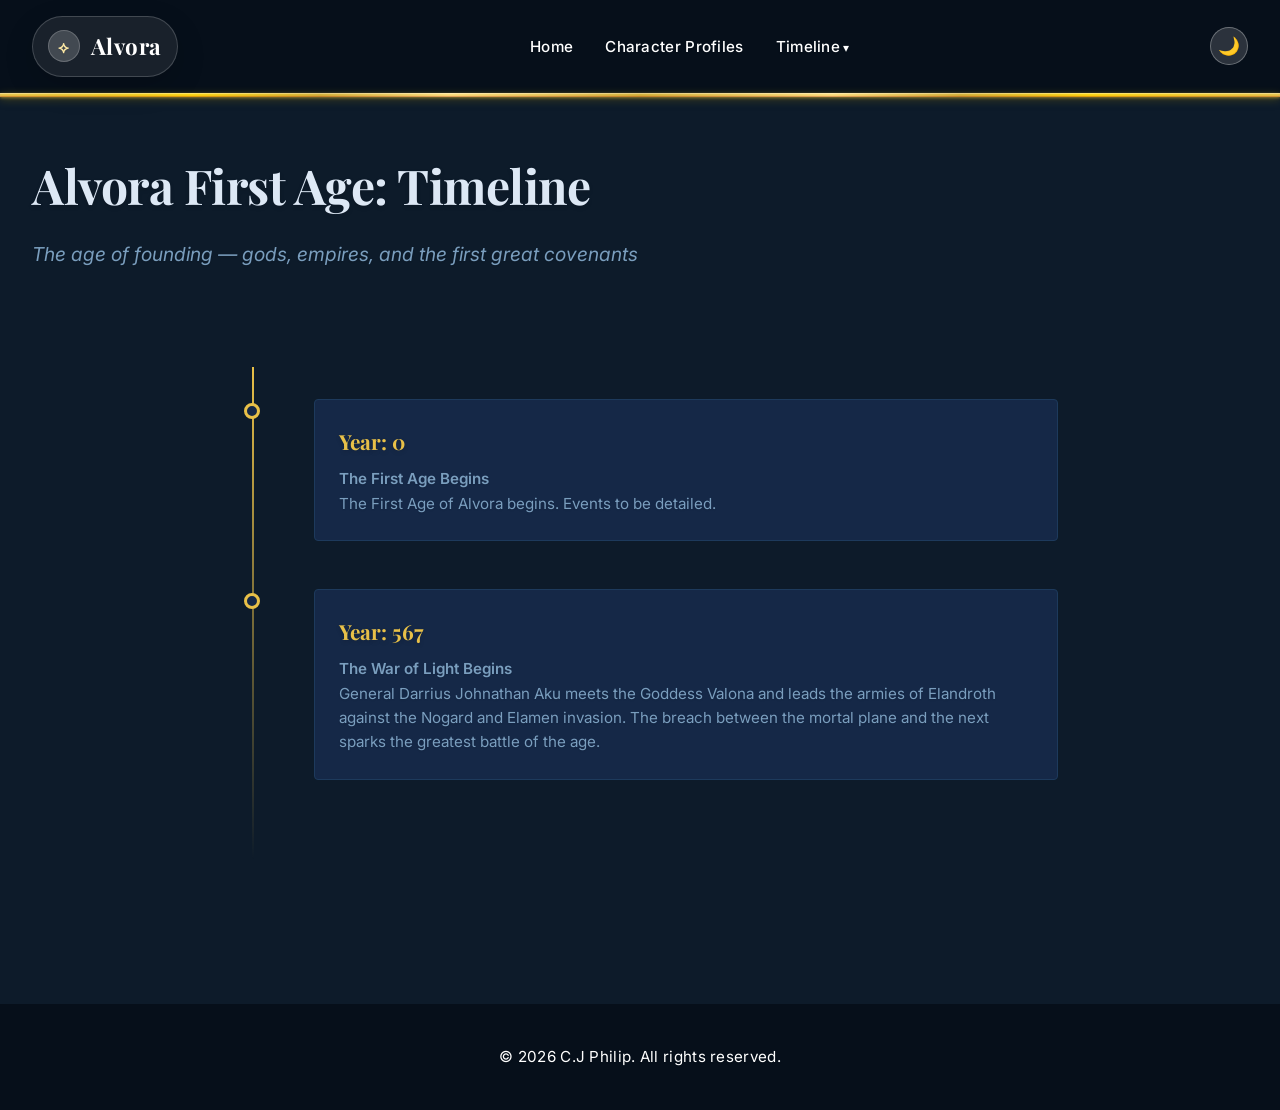
<file: FirstAgeTimeline.html>
<!DOCTYPE html>
<html lang="en">
<head>
    <meta charset="UTF-8">
    <meta name="viewport" content="width=device-width, initial-scale=1.0">
    <title>First Age Timeline — Alvora</title>
    <link rel="icon" type="image/svg+xml" href="favicon.svg">
    <link rel="preconnect" href="https://fonts.googleapis.com">
    <link rel="preconnect" href="https://fonts.gstatic.com" crossorigin>
    <link href="https://fonts.googleapis.com/css2?family=Inter:wght@300;400;500;600;700&family=Playfair+Display:wght@400;600;700&display=swap" rel="stylesheet">
    <link rel="stylesheet" href="styles.css">
    <meta id="meta-theme-color" name="theme-color" content="#071025">
    <script src="theme.js" defer></script>
</head>
<body>
    <header>
        <nav>
            <a href="index.html" class="logo"><span>Alvora</span></a>
            <button class="hamburger-menu" aria-label="Toggle menu"
                onclick="this.classList.toggle('active');document.querySelector('.nav-links').classList.toggle('mobile-open');">
                <span></span><span></span><span></span>
            </button>
            <ul class="nav-links">
                <li><a href="index.html">Home</a></li>
                <li><a href="character-profiles.html">Character Profiles</a></li>
                <li class="dropdown">
                    <span class="dropdown-toggle" role="button" aria-haspopup="true" aria-expanded="false">Timeline</span>
                    <div class="dropdown-content">
                        <a href="FirstAgeTimeline.html">First Age Timeline</a>
                        <a href="SecondAgeTimeline.html">Second Age Timeline</a>
                        <a href="ThirdAgeTimeline.html">Third Age Timeline</a>
                    </div>
                </li>
            </ul>
            <button class="theme-toggle" id="theme-toggle" aria-label="Toggle theme" aria-pressed="false">🌙</button>
        </nav>
    </header>

    <div class="page-content-wrapper">
        <div class="page-hero">
            <h1>Alvora First Age: Timeline</h1>
            <p class="subtitle">The age of founding — gods, empires, and the first great covenants</p>
        </div>

        <section class="timeline-section fade-in-section">
            <div class="timeline-container">

                <div class="timeline-item">
                    <div class="timeline-marker"><div class="marker-circle"></div></div>
                    <div class="timeline-content">
                        <h3>Year: 0</h3>
                        <p class="milestone-title">The First Age Begins</p>
                        <p>The First Age of Alvora begins. Events to be detailed.</p>
                    </div>
                </div>

                <div class="timeline-item">
                    <div class="timeline-marker"><div class="marker-circle"></div></div>
                    <div class="timeline-content">
                        <h3>Year: 567</h3>
                        <p class="milestone-title">The War of Light Begins</p>
                        <p>General Darrius Johnathan Aku meets the Goddess Valona and leads the armies of Elandroth against the Nogard and Elamen invasion. The breach between the mortal plane and the next sparks the greatest battle of the age.</p>
                    </div>
                </div>

            </div>
        </section>
    </div>

    <footer><p>© 2026 C.J Philip. All rights reserved.</p></footer>

    <script src="scroll-animations.js"></script>

    <style>
        .page-hero { max-width: 1400px; margin: 0 auto; padding: 3rem 2rem 2rem; }
        .page-hero h1 { font-family: 'Playfair Display', 'Georgia', serif; font-size: 3rem; font-weight: 700; margin-bottom: 0.75rem; color: var(--dark-text); letter-spacing: -0.5px; }
        .page-hero .subtitle { font-size: 1.2rem; color: var(--gray); font-style: italic; }
        .timeline-section { max-width: 900px; margin: 0 auto; padding: 4rem 2rem; }
        .timeline-container { position: relative; padding: 2rem 0; }
        .timeline-container::before { content: ''; position: absolute; left: 30px; top: 0; bottom: 0; width: 2px; background: linear-gradient(to bottom, var(--accent), transparent); }
        .timeline-item { display: flex; margin-bottom: 3rem; position: relative; }
        .timeline-marker { flex-shrink: 0; width: 60px; display: flex; justify-content: center; position: relative; z-index: 1; }
        .marker-circle { width: 16px; height: 16px; background: var(--surface); border: 3px solid var(--accent); border-radius: 50%; margin-top: 4px; transition: all 0.3s ease; }
        .timeline-item:hover .marker-circle { width: 20px; height: 20px; box-shadow: 0 0 0 4px rgba(196,30,58,0.2); }
        .timeline-content { margin-left: 2rem; padding: 1.5rem; background: var(--surface); border: 1px solid var(--border); border-radius: 4px; transition: all 0.3s ease; flex: 1; }
        .timeline-item:hover .timeline-content { border-color: var(--accent); box-shadow: 0 8px 24px rgba(0,0,0,0.1); }
        .timeline-content h3 { font-family: 'Playfair Display', 'Georgia', serif; font-size: 1.3rem; font-weight: 700; margin: 0 0 0.5rem; color: var(--accent); }
        .milestone-title { font-weight: 600; font-size: 1rem; color: var(--dark-text); margin: 0 0 0.5rem; }
        .timeline-content p { margin: 0; color: var(--gray); font-size: 0.95rem; line-height: 1.6; }
        @media (max-width: 768px) {
            .page-hero h1 { font-size: 2rem; }
            .timeline-section { padding: 2rem 1.5rem; }
            .timeline-container::before { left: 12px; }
            .timeline-marker { width: 30px; }
            .marker-circle { width: 12px; height: 12px; border-width: 2px; }
            .timeline-content { margin-left: 1rem; padding: 1rem; }
            .timeline-content h3 { font-size: 1.1rem; }
            .timeline-content p { font-size: 0.9rem; }
        }
    </style>
</body>
</html>
</file>
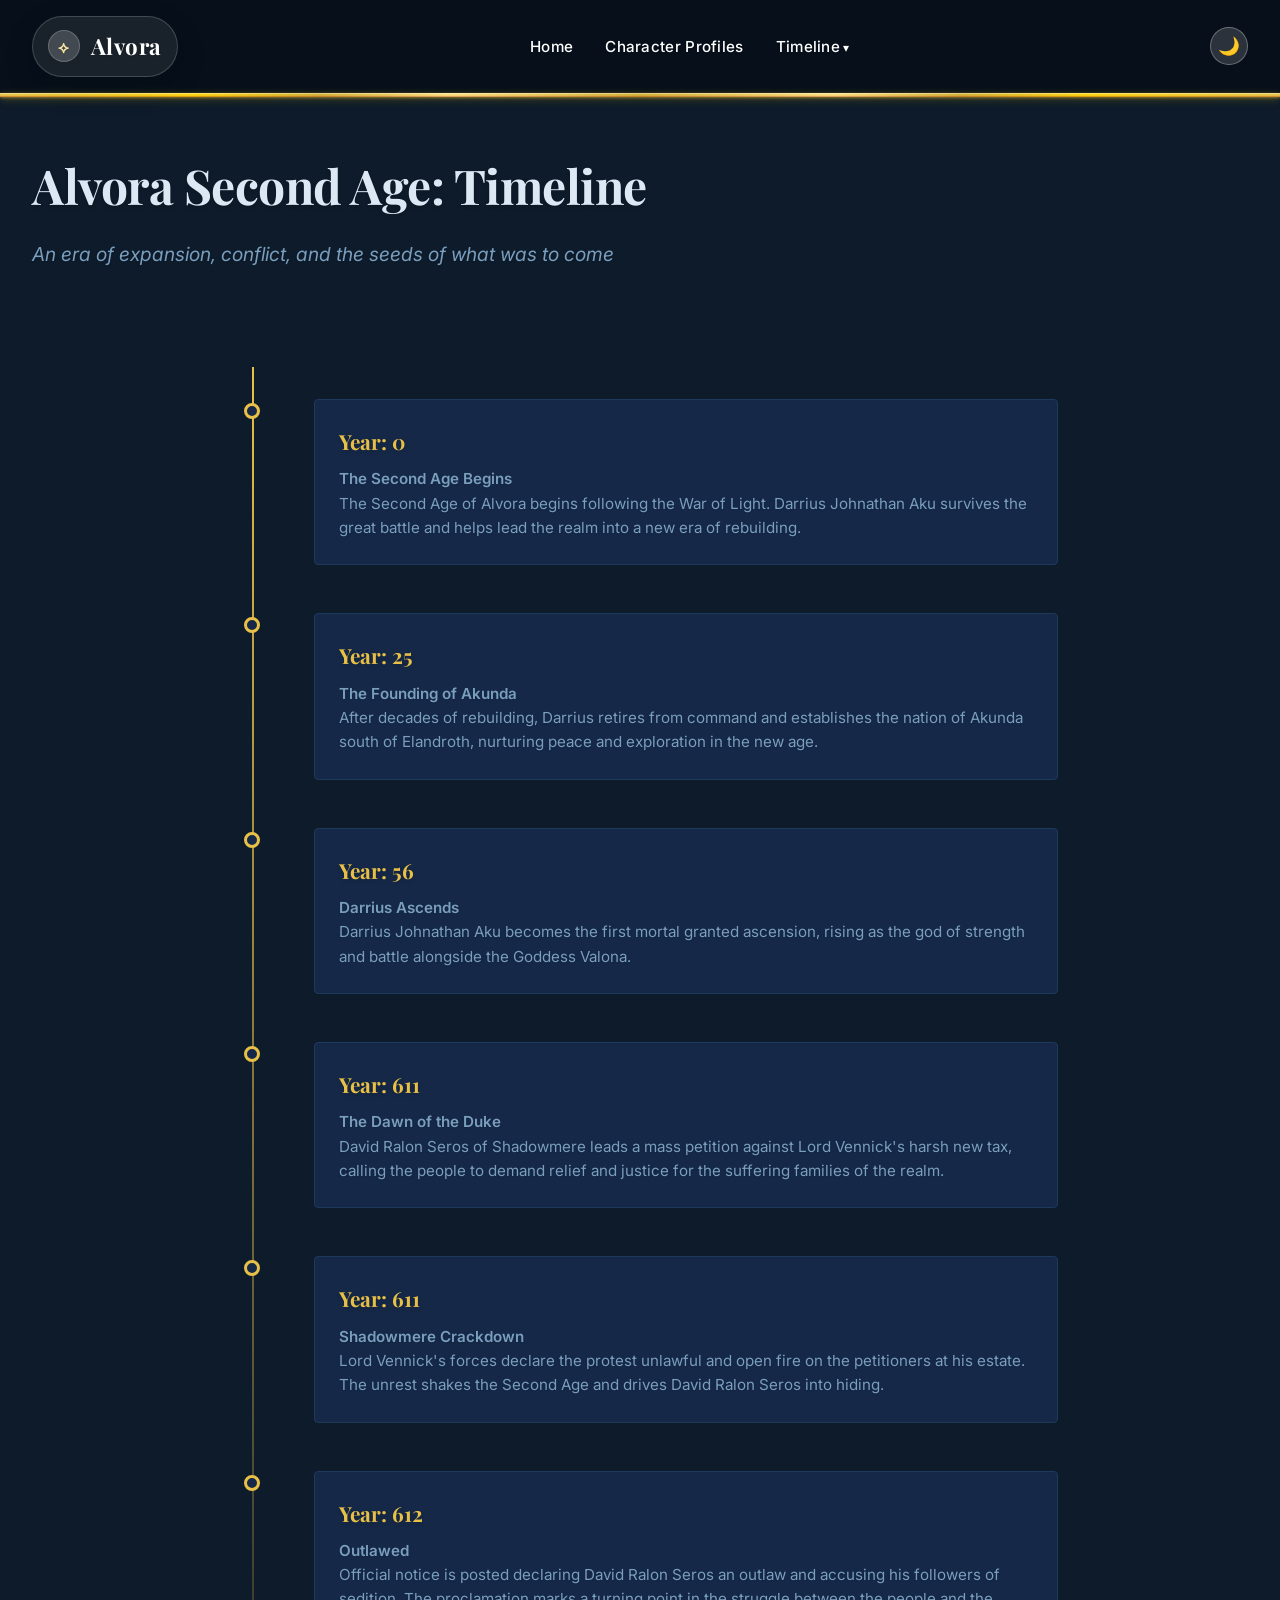
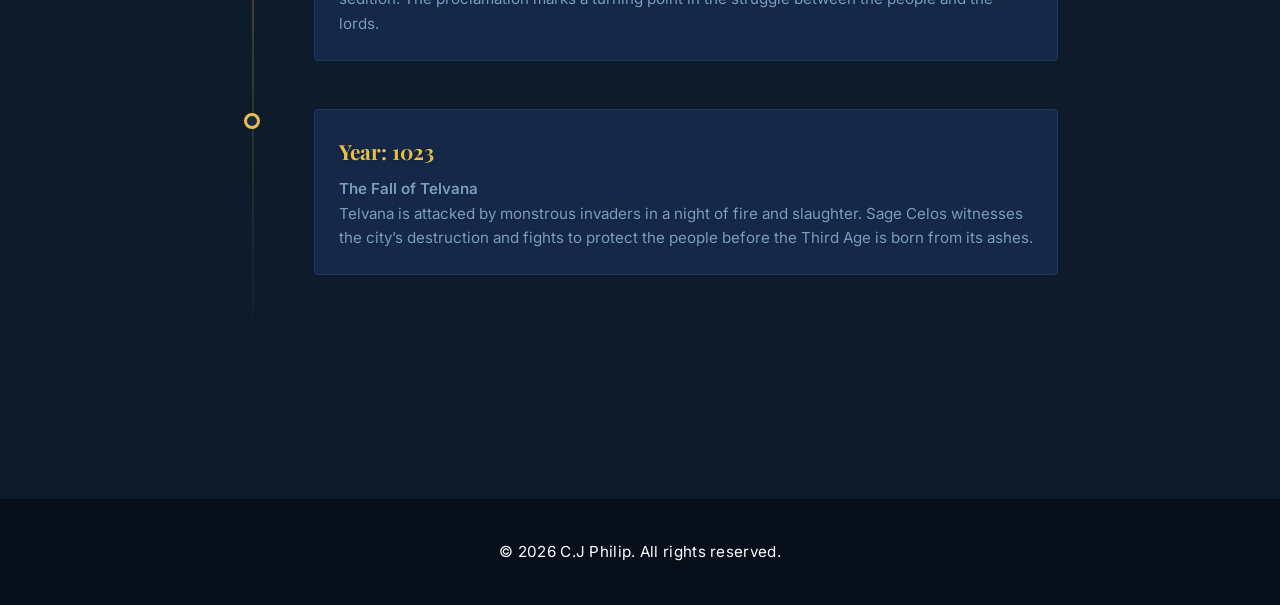
<file: SecondAgeTimeline.html>
<!DOCTYPE html>
<html lang="en">
<head>
    <meta charset="UTF-8">
    <meta name="viewport" content="width=device-width, initial-scale=1.0">
    <title>Second Age Timeline — Alvora</title>
    <link rel="icon" type="image/svg+xml" href="favicon.svg">
    <link rel="preconnect" href="https://fonts.googleapis.com">
    <link rel="preconnect" href="https://fonts.gstatic.com" crossorigin>
    <link href="https://fonts.googleapis.com/css2?family=Inter:wght@300;400;500;600;700&family=Playfair+Display:wght@400;600;700&display=swap" rel="stylesheet">
    <link rel="stylesheet" href="styles.css">
    <meta id="meta-theme-color" name="theme-color" content="#071025">
    <script src="theme.js" defer></script>
</head>
<body>
    <header>
        <nav>
            <a href="index.html" class="logo"><span>Alvora</span></a>
            <button class="hamburger-menu" aria-label="Toggle menu"
                onclick="this.classList.toggle('active');document.querySelector('.nav-links').classList.toggle('mobile-open');">
                <span></span><span></span><span></span>
            </button>
            <ul class="nav-links">
                <li><a href="index.html">Home</a></li>
                <li><a href="character-profiles.html">Character Profiles</a></li>
                <li class="dropdown">
                    <span class="dropdown-toggle" role="button" aria-haspopup="true" aria-expanded="false">Timeline</span>
                    <div class="dropdown-content">
                        <a href="FirstAgeTimeline.html">First Age Timeline</a>
                        <a href="SecondAgeTimeline.html">Second Age Timeline</a>
                        <a href="ThirdAgeTimeline.html">Third Age Timeline</a>
                    </div>
                </li>
            </ul>
            <button class="theme-toggle" id="theme-toggle" aria-label="Toggle theme" aria-pressed="false">🌙</button>
        </nav>
    </header>

    <div class="page-content-wrapper">
        <div class="page-hero">
            <h1>Alvora Second Age: Timeline</h1>
            <p class="subtitle">An era of expansion, conflict, and the seeds of what was to come</p>
        </div>

        <section class="timeline-section fade-in-section">
            <div class="timeline-container">

                <div class="timeline-item">
                    <div class="timeline-marker"><div class="marker-circle"></div></div>
                    <div class="timeline-content">
                        <h3>Year: 0</h3>
                        <p class="milestone-title">The Second Age Begins</p>
                        <p>The Second Age of Alvora begins following the War of Light. Darrius Johnathan Aku survives the great battle and helps lead the realm into a new era of rebuilding.</p>
                    </div>
                </div>

                <div class="timeline-item">
                    <div class="timeline-marker"><div class="marker-circle"></div></div>
                    <div class="timeline-content">
                        <h3>Year: 25</h3>
                        <p class="milestone-title">The Founding of Akunda</p>
                        <p>After decades of rebuilding, Darrius retires from command and establishes the nation of Akunda south of Elandroth, nurturing peace and exploration in the new age.</p>
                    </div>
                </div>

                <div class="timeline-item">
                    <div class="timeline-marker"><div class="marker-circle"></div></div>
                    <div class="timeline-content">
                        <h3>Year: 56</h3>
                        <p class="milestone-title">Darrius Ascends</p>
                        <p>Darrius Johnathan Aku becomes the first mortal granted ascension, rising as the god of strength and battle alongside the Goddess Valona.</p>
                    </div>
                </div>

                <div class="timeline-item">
                    <div class="timeline-marker"><div class="marker-circle"></div></div>
                    <div class="timeline-content">
                        <h3>Year: 611</h3>
                        <p class="milestone-title">The Dawn of the Duke</p>
                        <p>David Ralon Seros of Shadowmere leads a mass petition against Lord Vennick's harsh new tax, calling the people to demand relief and justice for the suffering families of the realm.</p>
                    </div>
                </div>

                <div class="timeline-item">
                    <div class="timeline-marker"><div class="marker-circle"></div></div>
                    <div class="timeline-content">
                        <h3>Year: 611</h3>
                        <p class="milestone-title">Shadowmere Crackdown</p>
                        <p>Lord Vennick's forces declare the protest unlawful and open fire on the petitioners at his estate. The unrest shakes the Second Age and drives David Ralon Seros into hiding.</p>
                    </div>
                </div>

                <div class="timeline-item">
                    <div class="timeline-marker"><div class="marker-circle"></div></div>
                    <div class="timeline-content">
                        <h3>Year: 612</h3>
                        <p class="milestone-title">Outlawed</p>
                        <p>Official notice is posted declaring David Ralon Seros an outlaw and accusing his followers of sedition. The proclamation marks a turning point in the struggle between the people and the lords.</p>
                    </div>
                </div>

                <div class="timeline-item">
                    <div class="timeline-marker"><div class="marker-circle"></div></div>
                    <div class="timeline-content">
                        <h3>Year: 1023</h3>
                        <p class="milestone-title">The Fall of Telvana</p>
                        <p>Telvana is attacked by monstrous invaders in a night of fire and slaughter. Sage Celos witnesses the city’s destruction and fights to protect the people before the Third Age is born from its ashes.</p>
                    </div>
                </div>

            </div>
        </section>
    </div>

    <footer><p>© 2026 C.J Philip. All rights reserved.</p></footer>

    <script src="scroll-animations.js"></script>

    <style>
        .page-hero { max-width: 1400px; margin: 0 auto; padding: 3rem 2rem 2rem; }
        .page-hero h1 { font-family: 'Playfair Display', 'Georgia', serif; font-size: 3rem; font-weight: 700; margin-bottom: 0.75rem; color: var(--dark-text); letter-spacing: -0.5px; }
        .page-hero .subtitle { font-size: 1.2rem; color: var(--gray); font-style: italic; }
        .timeline-section { max-width: 900px; margin: 0 auto; padding: 4rem 2rem; }
        .timeline-container { position: relative; padding: 2rem 0; }
        .timeline-container::before { content: ''; position: absolute; left: 30px; top: 0; bottom: 0; width: 2px; background: linear-gradient(to bottom, var(--accent), transparent); }
        .timeline-item { display: flex; margin-bottom: 3rem; position: relative; }
        .timeline-marker { flex-shrink: 0; width: 60px; display: flex; justify-content: center; position: relative; z-index: 1; }
        .marker-circle { width: 16px; height: 16px; background: var(--surface); border: 3px solid var(--accent); border-radius: 50%; margin-top: 4px; transition: all 0.3s ease; }
        .timeline-item:hover .marker-circle { width: 20px; height: 20px; box-shadow: 0 0 0 4px rgba(196,30,58,0.2); }
        .timeline-content { margin-left: 2rem; padding: 1.5rem; background: var(--surface); border: 1px solid var(--border); border-radius: 4px; transition: all 0.3s ease; flex: 1; }
        .timeline-item:hover .timeline-content { border-color: var(--accent); box-shadow: 0 8px 24px rgba(0,0,0,0.1); }
        .timeline-content h3 { font-family: 'Playfair Display', 'Georgia', serif; font-size: 1.3rem; font-weight: 700; margin: 0 0 0.5rem; color: var(--accent); }
        .milestone-title { font-weight: 600; font-size: 1rem; color: var(--dark-text); margin: 0 0 0.5rem; }
        .timeline-content p { margin: 0; color: var(--gray); font-size: 0.95rem; line-height: 1.6; }
        @media (max-width: 768px) {
            .page-hero h1 { font-size: 2rem; }
            .timeline-section { padding: 2rem 1.5rem; }
            .timeline-container::before { left: 12px; }
            .timeline-marker { width: 30px; }
            .marker-circle { width: 12px; height: 12px; border-width: 2px; }
            .timeline-content { margin-left: 1rem; padding: 1rem; }
            .timeline-content h3 { font-size: 1.1rem; }
            .timeline-content p { font-size: 0.9rem; }
        }
    </style>
</body>
</html>
</file>
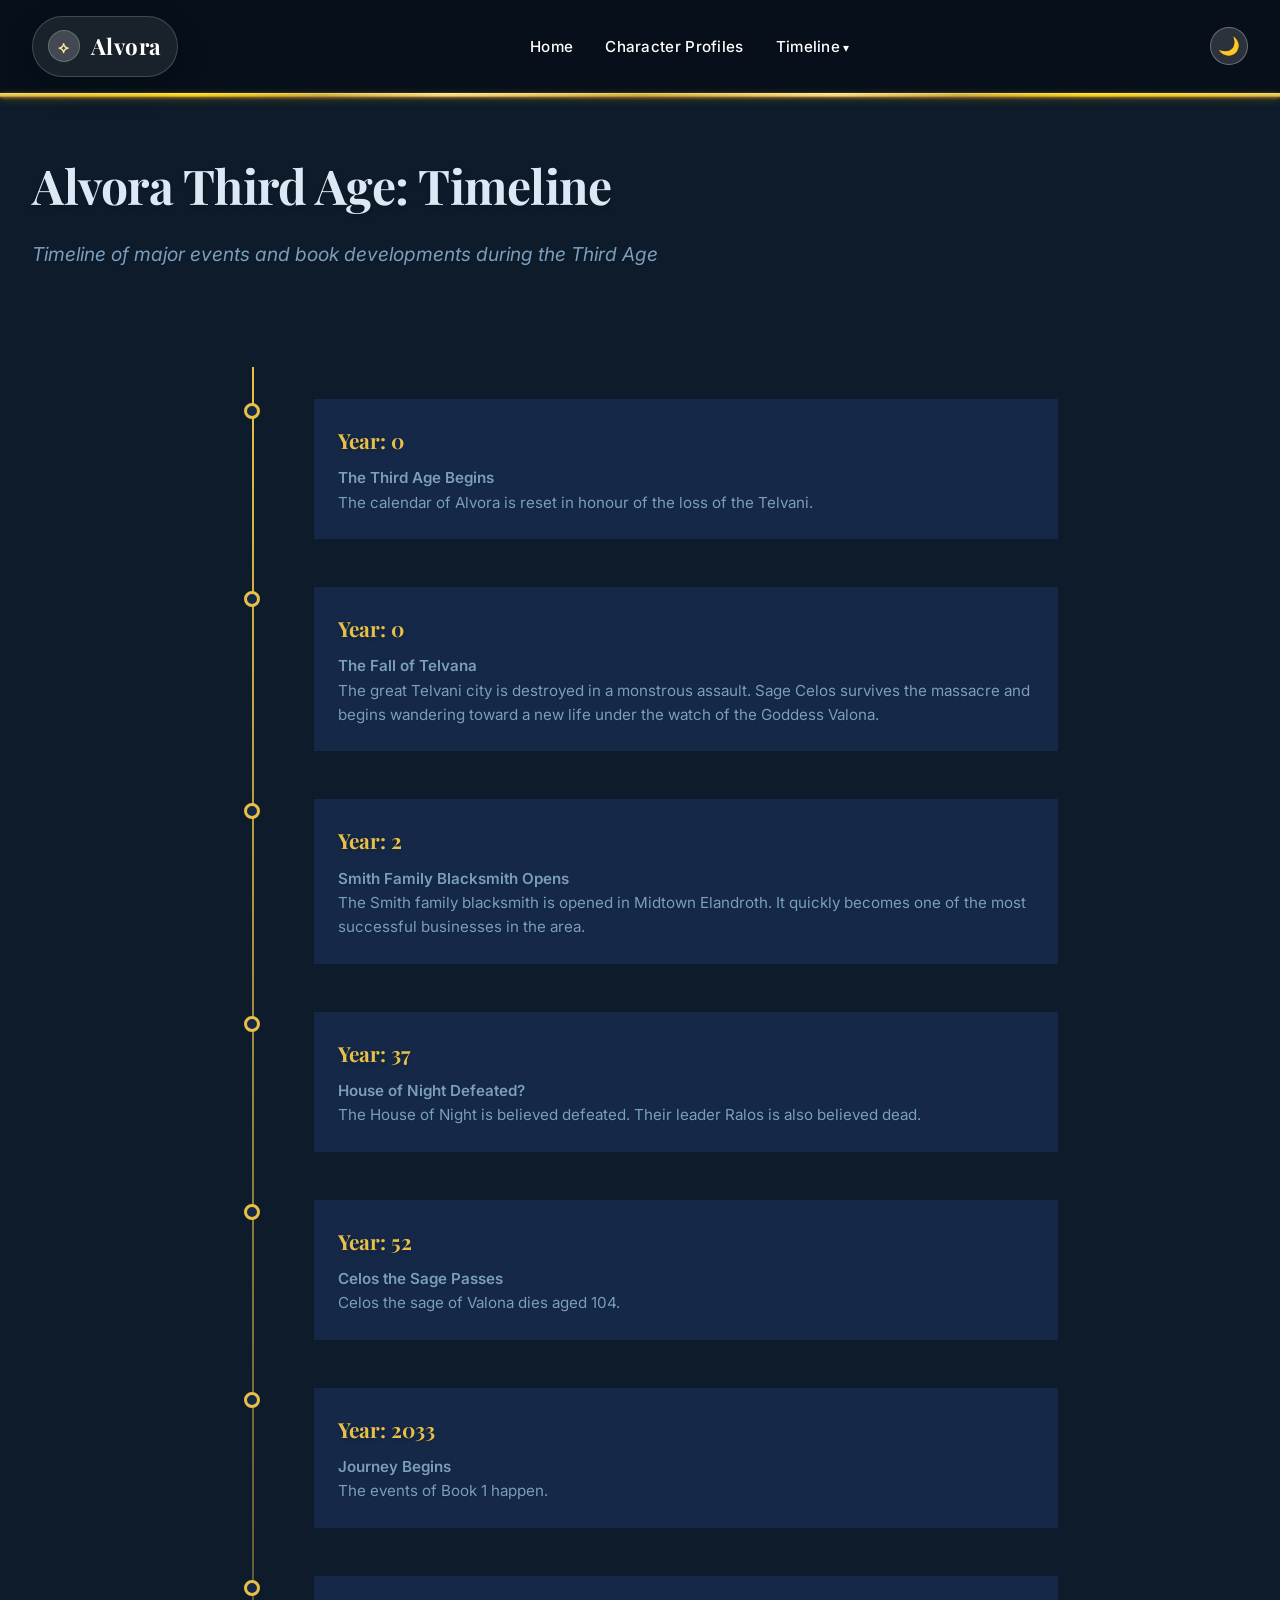
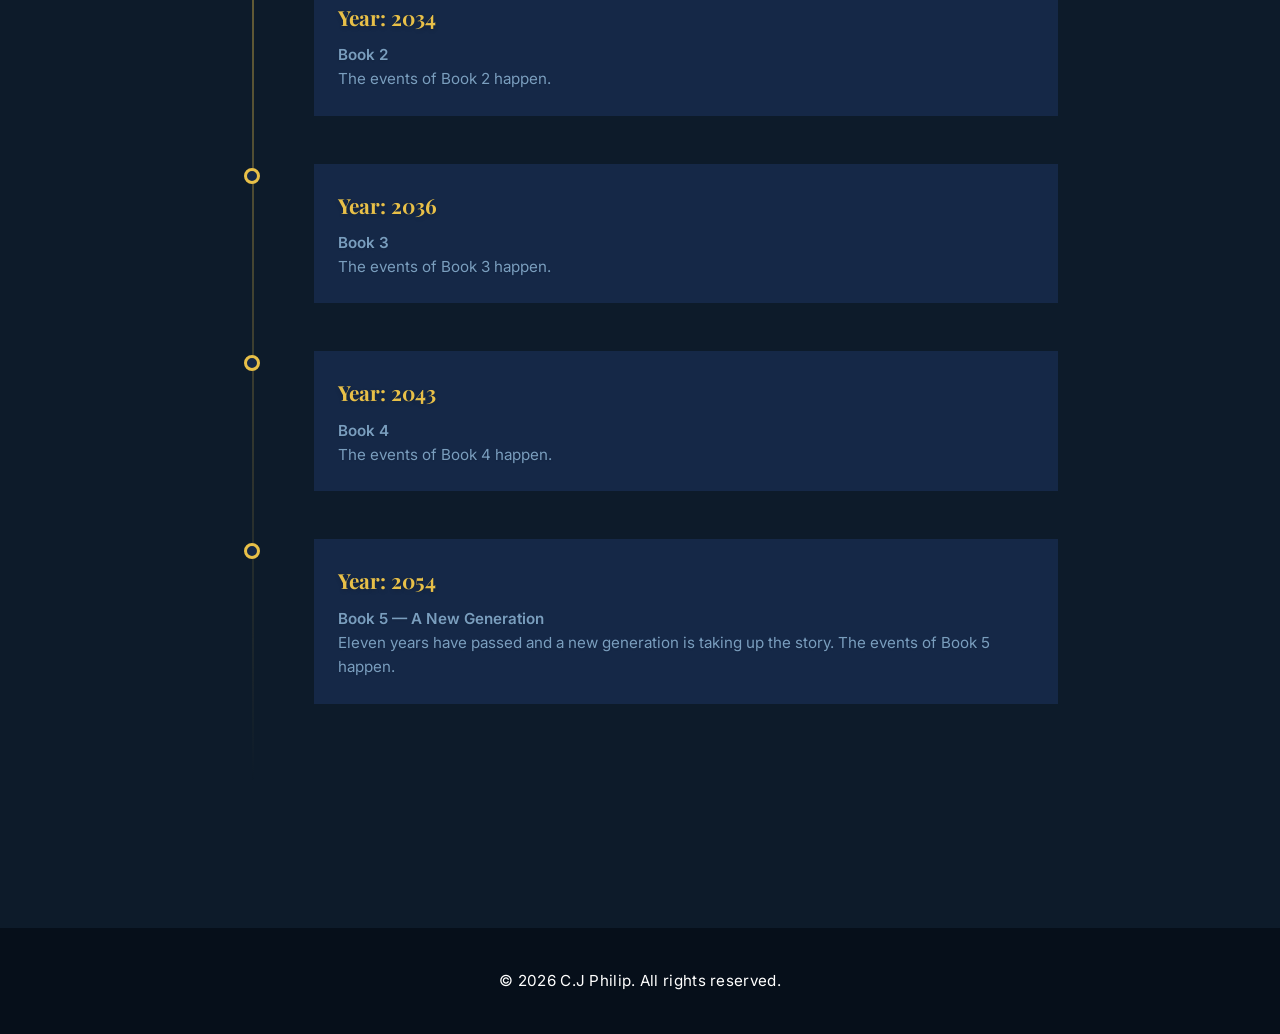
<file: ThirdAgeTimeline.html>
<!DOCTYPE html>
<html lang="en">
<head>
    <meta charset="UTF-8">
    <meta name="viewport" content="width=device-width, initial-scale=1.0">
    <title>Third Age Timeline — Alvora</title>
    <link rel="icon" type="image/svg+xml" href="favicon.svg">
    <link rel="preconnect" href="https://fonts.googleapis.com">
    <link rel="preconnect" href="https://fonts.gstatic.com" crossorigin>
    <link href="https://fonts.googleapis.com/css2?family=Inter:wght@300;400;500;600;700&family=Playfair+Display:wght@400;600;700&display=swap" rel="stylesheet">
    <link rel="stylesheet" href="styles.css">
    <meta id="meta-theme-color" name="theme-color" content="#071025">
    <script src="theme.js" defer></script>
    <script src="scroll-animations.js"></script>
</head>
<body>
    <header>
        <nav>
            <a href="index.html" class="logo">
                <span>Alvora</span>
            </a>
            <button class="hamburger-menu" aria-label="Toggle menu" onclick="this.classList.toggle('active'); document.querySelector('.nav-links').classList.toggle('mobile-open');">
                <span></span>
                <span></span>
                <span></span>
            </button>
            <ul class="nav-links">
                <li><a href="index.html">Home</a></li>
                <li><a href="character-profiles.html">Character Profiles</a></li>
                <li class="dropdown">
                    <span class="dropdown-toggle" role="button" aria-haspopup="true" aria-expanded="false">Timeline</span>
                    <div class="dropdown-content">
                        <a href="FirstAgeTimeline.html">First Age Timeline</a>
                        <a href="SecondAgeTimeline.html">Second Age Timeline</a>
                        <a href="ThirdAgeTimeline.html">Third Age Timeline</a>
                    </div>
                </li>
            </ul>
            <button class="theme-toggle" id="theme-toggle" aria-label="Toggle theme" aria-pressed="false">🌙</button>
        </nav>
    </header>

    <div class="page-content-wrapper">
        <div class="page-hero">
            <h1>Alvora Third Age: Timeline</h1>
            <p class="subtitle">Timeline of major events and book developments during the Third Age</p>
        </div>

        <section class="timeline-section fade-in-section">
            <div class="timeline-container">

                <div class="timeline-item">
                    <div class="timeline-marker">
                        <div class="marker-circle"></div>
                    </div>
                    <div class="timeline-content">
                        <h3>Year: 0</h3>
                        <p class="milestone-title">The Third Age Begins</p>
                        <p>The calendar of Alvora is reset in honour of the loss of the Telvani.</p>
                    </div>
                </div>

                <div class="timeline-item">
                    <div class="timeline-marker">
                        <div class="marker-circle"></div>
                    </div>
                    <div class="timeline-content">
                        <h3>Year: 0</h3>
                        <p class="milestone-title">The Fall of Telvana</p>
                        <p>The great Telvani city is destroyed in a monstrous assault. Sage Celos survives the massacre and begins wandering toward a new life under the watch of the Goddess Valona.</p>
                    </div>
                </div>

                <div class="timeline-item">
                    <div class="timeline-marker">
                        <div class="marker-circle"></div>
                    </div>
                    <div class="timeline-content">
                        <h3>Year: 2</h3>
                        <p class="milestone-title">Smith Family Blacksmith Opens</p>
                        <p>The Smith family blacksmith is opened in Midtown Elandroth. It quickly becomes one of the most successful businesses in the area.</p>
                    </div>
                </div>

                <div class="timeline-item">
                    <div class="timeline-marker">
                        <div class="marker-circle"></div>
                    </div>
                    <div class="timeline-content">
                        <h3>Year: 37</h3>
                        <p class="milestone-title">House of Night Defeated?</p>
                        <p>The House of Night is believed defeated. Their leader Ralos is also believed dead.</p>
                    </div>
                </div>

                <div class="timeline-item">
                    <div class="timeline-marker">
                        <div class="marker-circle"></div>
                    </div>
                    <div class="timeline-content">
                        <h3>Year: 52</h3>
                        <p class="milestone-title">Celos the Sage Passes</p>
                        <p>Celos the sage of Valona dies aged 104.</p>
                    </div>
                </div>

                <div class="timeline-item">
                    <div class="timeline-marker">
                        <div class="marker-circle"></div>
                    </div>
                    <div class="timeline-content">
                        <h3>Year: 2033</h3>
                        <p class="milestone-title">Journey Begins</p>
                        <p>The events of Book 1 happen.</p>
                    </div>
                </div>

                <div class="timeline-item">
                    <div class="timeline-marker">
                        <div class="marker-circle"></div>
                    </div>
                    <div class="timeline-content">
                        <h3>Year: 2034</h3>
                        <p class="milestone-title">Book 2</p>
                        <p>The events of Book 2 happen.</p>
                    </div>
                </div>

                <div class="timeline-item">
                    <div class="timeline-marker">
                        <div class="marker-circle"></div>
                    </div>
                    <div class="timeline-content">
                        <h3>Year: 2036</h3>
                        <p class="milestone-title">Book 3</p>
                        <p>The events of Book 3 happen.</p>
                    </div>
                </div>

                <div class="timeline-item">
                    <div class="timeline-marker">
                        <div class="marker-circle"></div>
                    </div>
                    <div class="timeline-content">
                        <h3>Year: 2043</h3>
                        <p class="milestone-title">Book 4</p>
                        <p>The events of Book 4 happen.</p>
                    </div>
                </div>

                <div class="timeline-item">
                    <div class="timeline-marker">
                        <div class="marker-circle"></div>
                    </div>
                    <div class="timeline-content">
                        <h3>Year: 2054</h3>
                        <p class="milestone-title">Book 5 — A New Generation</p>
                        <p>Eleven years have passed and a new generation is taking up the story. The events of Book 5 happen.</p>
                    </div>
                </div>

            </div>
        </section>
    </div>

    <footer>
        <p>© 2026 C.J Philip. All rights reserved.</p>
    </footer>

    <style>
        .page-hero {
            max-width: 1400px;
            margin: 0 auto;
            padding: 3rem 2rem 2rem;
        }

        .page-hero h1 {
            font-family: 'Playfair Display', 'Georgia', serif;
            font-size: 3rem;
            font-weight: 700;
            margin-bottom: 0.75rem;
            color: var(--dark-text);
            letter-spacing: -0.5px;
        }

        .page-hero .subtitle {
            font-size: 1.2rem;
            color: var(--gray);
            font-style: italic;
        }

        .timeline-section {
            max-width: 900px;
            margin: 0 auto;
            padding: 4rem 2rem;
        }

        .timeline-container {
            position: relative;
            padding: 2rem 0;
        }

        .timeline-container::before {
            content: '';
            position: absolute;
            left: 30px;
            top: 0;
            bottom: 0;
            width: 2px;
            background: linear-gradient(to bottom, var(--accent), transparent);
        }

        .timeline-item {
            display: flex;
            margin-bottom: 3rem;
            position: relative;
        }

        .timeline-marker {
            flex-shrink: 0;
            width: 60px;
            display: flex;
            justify-content: center;
            position: relative;
            z-index: 1;
        }

        .marker-circle {
            width: 16px;
            height: 16px;
            background: var(--surface);
            border: 3px solid var(--accent);
            border-radius: 50%;
            margin-top: 4px;
            transition: all 0.3s ease;
        }

        .marker-circle.current {
            width: 24px;
            height: 24px;
            background: var(--accent);
            margin-top: 0;
        }

        .timeline-item:hover .marker-circle {
            width: 20px;
            height: 20px;
            box-shadow: 0 0 0 4px rgba(196, 30, 58, 0.2);
        }

        .timeline-content {
            margin-left: 2rem;
            padding: 1.5rem;
            background: var(--surface);
            flex: 1;
        }

        .timeline-item:hover .timeline-content {
            border-color: var(--accent);
            box-shadow: 0 8px 24px rgba(0,0,0,0.1);
        }

        .timeline-content h3 {
            font-family: 'Playfair Display', 'Georgia', serif;
            font-size: 1.3rem;
            font-weight: 700;
            margin: 0 0 0.5rem 0;
            color: var(--accent);
        }

        .milestone-title {
            font-weight: 600;
            font-size: 1rem;
            color: var(--dark-text);
            margin: 0 0 0.5rem 0;
        }

        .timeline-content p {
            margin: 0;
            color: var(--gray);
            font-size: 0.95rem;
            line-height: 1.6;
        }

        @media (max-width: 768px) {
            .page-hero h1 { font-size: 2rem; }
            .timeline-section { padding: 2rem 1.5rem; }
            .timeline-container::before { left: 12px; }
            .timeline-marker { width: 30px; }
            .marker-circle { width: 12px; height: 12px; border-width: 2px; }
            .marker-circle.current { width: 16px; height: 16px; }
            .timeline-content { margin-left: 1rem; padding: 1rem; }
            .timeline-content h3 { font-size: 1.1rem; }
            .timeline-content p { font-size: 0.9rem; }
        }
    </style>
</body>
</html>
</file>
<file: styles.css>
* {
    margin: 0;
    padding: 0;
    box-sizing: border-box;
}

:root {
    --primary: #8b0000;
    --accent: #c41e3a;
    --light: #fff2d9;
    --cream: #f5ead3;
    --surface: #ffffff;
    --gold: #d4af37;
    --gray: #5a5a5a;
    --border: #d4cfc4;
    --dark-text: #1a1a1a;
    --base-text-size: 16px;
    --transition-speed: 0.8s;
    --header-bg: #8b0000;
    --footer-bg: #8b0000;
}

/* ── Dark mode: auto (system) ───────────────────────────── */
@media (prefers-color-scheme: dark) {
    :root:not([data-theme="light"]) {
        --primary:   #060f1a;
        --accent:    #e8c048;
        --light:     #0d1b2a;
        --cream:     #0f2035;
        --surface:   #152847;
        --gold:      #f0cc50;
        --gray:      #7a9ebe;
        --border:    #1d3a5c;
        --dark-text: #dde8f5;
        --header-bg: #060f1a;
        --footer-bg: #060f1a;
    }
}

/* ── Dark mode: manual override ─────────────────────────── */
[data-theme="dark"] {
    --primary:   #060f1a;
    --accent:    #e8c048;
    --light:     #0d1b2a;
    --cream:     #0f2035;
    --surface:   #152847;
    --gold:      #f0cc50;
    --gray:      #7a9ebe;
    --border:    #1d3a5c;
    --dark-text: #dde8f5;
    --header-bg: #060f1a;
    --footer-bg: #060f1a;
}

/* ── Light mode: manual override ────────────────────────── */
[data-theme="light"] {
    --primary:   #8b0000;
    --accent:    #c41e3a;
    --light:     #fff2d9;
    --cream:     #f5ead3;
    --surface:   #ffffff;
    --gold:      #d4af37;
    --gray:      #5a5a5a;
    --border:    #d4cfc4;
    --dark-text: #1a1a1a;
    --header-bg: #8b0000;
    --footer-bg: #8b0000;
}

body {
    font-family: 'Inter', -apple-system, BlinkMacSystemFont, 'Segoe UI', 'Helvetica Neue', Arial, sans-serif;
    background: var(--light);
    font-size: var(--base-text-size);
    color: var(--dark-text);
    line-height: 1.7;
    overflow-x: hidden;
    font-weight: 400;
    transition: background 0.3s ease, color 0.3s ease;
}

/* Subtle text shadow for all text */
h1, h2, h3, h4, h5, h6, p, a, span, li {
    text-shadow: 0 1px 2px rgba(0, 0, 0, 0.1);
}

/* Stronger shadow for headings */
h1, h2, h3 {
    text-shadow: 0 2px 4px rgba(0, 0, 0, 0.15);
}

/* Hide scrollbar but keep scroll functionality */
html {
    scrollbar-width: none; /* Firefox */
    -ms-overflow-style: none; /* IE and Edge */
}

html::-webkit-scrollbar {
    display: none; /* Chrome, Safari, Opera */
}

body {
    scrollbar-width: none; /* Firefox */
    -ms-overflow-style: none; /* IE and Edge */
}

body::-webkit-scrollbar {
    display: none; /* Chrome, Safari, Opera */
}

/* Page load fade-in (not header) */
.page-content-wrapper {
    opacity: 0;
    animation: pageLoad 0.8s ease-in-out forwards;
}

@keyframes pageLoad {
    to {
        opacity: 1;
    }
}

/* Header stays visible */
header {
    opacity: 1 !important;
    animation: none !important;
}

/* Scroll fade-in animations */
.fade-in-section {
    opacity: 0;
    transform: translateY(30px);
    transition: opacity 0.9s ease-out, transform 0.9s ease-out;
}

.fade-in-section.is-visible {
    opacity: 1;
    transform: translateY(0);
}

/* Stagger animation delays for multiple items */
.fade-in-section:nth-child(1) { transition-delay: 0.1s; }
.fade-in-section:nth-child(2) { transition-delay: 0.2s; }
.fade-in-section:nth-child(3) { transition-delay: 0.3s; }
.fade-in-section:nth-child(4) { transition-delay: 0.4s; }
.fade-in-section:nth-child(5) { transition-delay: 0.5s; }
.fade-in-section:nth-child(6) { transition-delay: 0.6s; }

/* Header */
header {
    background: var(--header-bg);
    color: white;
    padding: 1rem 2rem;
    position: sticky;
    top: 0;
    z-index: 1000;
    box-shadow: 0 2px 12px rgba(0,0,0,0.15);
    border-bottom: 4px solid var(--gold);
    transition: background 0.3s ease;
}

header::after {
    content: '';
    position: absolute;
    bottom: -4px;
    left: 0;
    right: 0;
    height: 4px;
    background: linear-gradient(
        to right,
        rgba(212, 175, 55, 0.3) 0%,
        rgba(255, 215, 0, 0.8) 15%,
        rgba(212, 175, 55, 1) 25%,
        rgba(255, 223, 128, 0.9) 35%,
        rgba(212, 175, 55, 1) 50%,
        rgba(255, 223, 128, 0.9) 65%,
        rgba(212, 175, 55, 1) 75%,
        rgba(255, 215, 0, 0.8) 85%,
        rgba(212, 175, 55, 0.3) 100%
    );
    box-shadow: 
        0 1px 3px rgba(212, 175, 55, 0.6),
        0 2px 8px rgba(255, 215, 0, 0.3),
        inset 0 1px 1px rgba(255, 255, 255, 0.4),
        inset 0 -1px 1px rgba(139, 0, 0, 0.3);
}

nav {
    max-width: 1400px;
    margin: 0 auto;
    display: flex;
    justify-content: space-between;
    align-items: center;
}

.logo {
    display: inline-flex;
    align-items: center;
    gap: 0.65rem;
    padding: 0.65rem 0.95rem;
    border-radius: 999px;
    font-family: 'Playfair Display', 'Georgia', serif;
    font-size: 1.4rem;
    font-weight: 700;
    color: white;
    text-decoration: none;
    letter-spacing: 0.5px;
    background: rgba(255, 255, 255, 0.08);
    border: 1px solid rgba(255, 255, 255, 0.18);
    box-shadow: 0 10px 30px rgba(0, 0, 0, 0.15);
    transition: transform 0.25s ease, background 0.25s ease, border-color 0.25s ease;
}

.logo::before {
    content: '⟡';
    display: inline-flex;
    align-items: center;
    justify-content: center;
    width: 2rem;
    height: 2rem;
    border-radius: 50%;
    background: rgba(255, 255, 255, 0.18);
    color: #fce8a4;
    font-size: 1rem;
    box-shadow: inset 0 0 0 1px rgba(255, 255, 255, 0.2);
}

.logo:hover {
    transform: translateY(-2px);
    background: rgba(255, 255, 255, 0.14);
    border-color: rgba(255, 255, 255, 0.28);
}

/* Hamburger Menu Button */
.hamburger-menu {
    display: none;
    flex-direction: column;
    gap: 6px;
    background: none;
    border: none;
    cursor: pointer;
    padding: 0.5rem;
    z-index: 1001;
}

.hamburger-menu span {
    width: 25px;
    height: 3px;
    background: white;
    border-radius: 2px;
    transition: all 0.5s ease-in-out;
}

.hamburger-menu.active span:nth-child(1) {
    transform: rotate(45deg) translate(10px, 10px);
}

.hamburger-menu.active span:nth-child(2) {
    opacity: 0;
}

.hamburger-menu.active span:nth-child(3) {
    transform: rotate(-45deg) translate(7px, -7px);
}

.nav-links {
    display: flex;
    gap: 0;
    list-style: none;
    align-items: center;
}

.nav-links li {
    position: relative;
}

.nav-links a, .nav-links .dropdown-toggle {
    color: white;
    text-decoration: none;
    font-weight: 500;
    font-size: 0.95rem;
    padding: 0.75rem 1rem;
    display: block;
    transition: all 0.8s ease-in-out;
    cursor: pointer;
    background: none;
    border: none;
    font-family: inherit;
    letter-spacing: 0.3px;
}

.nav-links a:hover, .nav-links .dropdown-toggle:hover {
    background: rgba(255,255,255,0.15);
}

.nav-links a.active,
.dropdown-content a.active,
.dropdown-toggle.active {
    background: rgba(255, 255, 255, 0.22);
    color: #ffdd57;
}

:root[data-theme="light"] .nav-links a.active,
:root[data-theme="light"] .dropdown-content a.active,
:root[data-theme="light"] .dropdown-toggle.active {
    color: var(--dark-text);
    background: rgba(255, 255, 255, 0.32);
}

.dropdown.open .dropdown-content {
    display: block;
}

/* Dropdown */
.dropdown {
    position: relative;
}

.dropdown-content {
    display: none;
    position: absolute;
    top: 100%;
    right: 0;
    left: auto;
    background: var(--light);
    min-width: 220px;
    box-shadow: 0 8px 24px rgba(0,0,0,0.2);
    z-index: 1001;
    border: 2px solid var(--accent);
    border-radius: 4px;
}

.dropdown:hover .dropdown-content {
    display: block;
}

.dropdown-content a {
    color: var(--dark-text);
    padding: 1rem 1.5rem;
    display: block;
    white-space: nowrap;
    transition: all 0.8s ease-in-out;
    border-bottom: 1px solid var(--border);
}

.dropdown-content a:hover {
    background: var(--cream);
    color: var(--accent);
}

.dropdown-content a:last-child {
    border-bottom: none;
}

.dropdown-toggle::after {
    content: ' ▾';
    font-size: 0.8em;
}

/* Page Hero */
.page-hero {
    max-width: 1400px;
    margin: 0 auto;
    padding: 3rem 2rem 2rem;
}

.page-hero h1 {
    font-family: 'Playfair Display', 'Georgia', serif;
    font-size: 3rem;
    font-weight: 700;
    margin-bottom: 0.75rem;
    color: var(--dark-text);
    letter-spacing: -0.5px;
}

.page-hero .subtitle {
    font-size: 1.2rem;
    color: var(--gray);
    font-style: italic;
}

/* Home Page Hero */
.hero {
    max-width: 1400px;
    margin: 0 auto;
    padding: 5rem 2rem 4rem;
    display: flex;
    flex-direction: column;
    align-items: center;
    text-align: center;
}

.hero-avatar {
    width: 200px;
    height: 200px;
    border-radius: 50%;
    margin-bottom: 2rem;
    box-shadow: 0 8px 24px rgba(0,0,0,0.15);
    border: 4px solid var(--gold);
}

.hero-content h1 {
    font-family: 'Playfair Display', 'Georgia', serif;
    font-size: 5.5rem;
    font-weight: 700;
    line-height: 0.95;
    margin-bottom: 1.5rem;
    letter-spacing: -2px;
    color: var(--dark-text);
}

.hero-content .initials {
    color: var(--accent);
}

.hero-content .tagline {
    font-size: 1.4rem;
    color: var(--gray);
    margin-bottom: 2.5rem;
    font-weight: 300;
    font-style: italic;
    letter-spacing: 0.3px;
}

.hero-content .description {
    font-size: 1.15rem;
    margin-bottom: 2.5rem;
    line-height: 1.9;
    color: var(--dark-text);
}

.social-links {
    display: flex;
    gap: 1rem;
    justify-content: center;
}

.social-links a {
    padding: 0.85rem 2rem;
    background: var(--primary);
    color: white;
    text-decoration: none;
    font-weight: 400;
    transition: all 0.8s ease-in-out;
    border: 2px solid var(--primary);
    border-radius: 2px;
    font-size: 0.95rem;
    letter-spacing: 0.5px;
    box-shadow: 0 2px 8px rgba(139, 0, 0, 0.3);
}

.social-links a:hover {
    background: var(--accent);
    border-color: var(--accent);
    transform: translateY(-2px);
    box-shadow: 0 4px 12px rgba(196, 30, 58, 0.4);
}

.hero-visual {
    display: none;
}

.visual-box {
    position: absolute;
    background: var(--primary);
    box-shadow: 0 8px 24px rgba(139, 0, 0, 0.4);
    position: relative;
    overflow: hidden;
}

.visual-box::before {
    content: '';
    position: absolute;
    top: 0;
    left: 0;
    right: 0;
    bottom: 0;
    background-image: 
        repeating-linear-gradient(
            45deg,
            transparent,
            transparent 10px,
            rgba(255, 255, 255, 0.03) 10px,
            rgba(255, 255, 255, 0.03) 20px
        ),
        repeating-linear-gradient(
            -45deg,
            transparent,
            transparent 10px,
            rgba(0, 0, 0, 0.03) 10px,
            rgba(0, 0, 0, 0.03) 20px
        );
    mix-blend-mode: overlay;
}

.visual-box::after {
    content: '';
    position: absolute;
    top: 0;
    left: 0;
    right: 0;
    bottom: 0;
    background: radial-gradient(
        circle at 30% 30%,
        rgba(255, 255, 255, 0.15) 0%,
        transparent 50%
    );
}

.visual-box:nth-child(1) {
    width: 250px;
    height: 250px;
    top: 30px;
    right: 100px;
    animation: float 6s ease-in-out infinite;
    opacity: 0.95;
    z-index: 1;
}

.visual-box:nth-child(2) {
    width: 180px;
    height: 180px;
    top: 100px;
    right: 300px;
    background: var(--accent);
    animation: float 8s ease-in-out infinite;
    opacity: 0.9;
    z-index: 2;
}

.visual-box:nth-child(3) {
    width: 140px;
    height: 140px;
    top: 200px;
    right: 180px;
    opacity: 0.85;
    animation: float 7s ease-in-out infinite;
    z-index: 3;
}

@keyframes float {
    0%, 100% { transform: translateY(0px) rotate(0deg); }
    50% { transform: translateY(-20px) rotate(2deg); }
}

/* Section Styling */
section {
    max-width: 1400px;
    margin: 0 auto;
    padding: 4rem 2rem;
}

.section-title {
    font-family: 'Playfair Display', 'Georgia', serif;
    font-size: 2.5rem;
    font-weight: 700;
    margin-bottom: 3rem;
    color: var(--dark-text);
    letter-spacing: -0.5px;
    text-align: center;
}

/* Featured Content Section */
.featured-content {
    background: var(--cream);
    border-top: 3px solid var(--accent);
    box-shadow: 0 2px 12px rgba(0,0,0,0.05);
}

.featured-grid {
    display: grid;
    grid-template-columns: repeat(auto-fit, minmax(250px, 1fr));
    gap: 2.5rem;
}

.feature-card {
    background: white;
    padding: 2.5rem;
    border-radius: 4px;
    border: 1px solid var(--border);
    text-decoration: none;
    color: var(--dark-text);
    transition: all 0.9s ease-in-out;
    text-align: center;
    box-shadow: 0 2px 8px rgba(0,0,0,0.05);
}

.feature-card:hover {
    border-color: var(--accent);
    transform: translateY(-8px);
    box-shadow: 0 12px 28px rgba(0,0,0,0.15);
    background: var(--light);
}

.feature-icon {
    font-size: 3.5rem;
    margin-bottom: 1.25rem;
}

.feature-card h3 {
    font-family: 'Playfair Display', 'Georgia', serif;
    font-size: 1.5rem;
    margin-bottom: 1rem;
    color: var(--dark-text);
    font-weight: 600;
    letter-spacing: 0.3px;
}

.feature-card p {
    font-size: 1rem;
    color: var(--gray);
    line-height: 1.7;
}

/* About Section */
.about-section {
    background: var(--cream);
    box-shadow: inset 0 2px 12px rgba(0,0,0,0.03);
}

.about-content {
    max-width: 850px;
    margin: 0 auto;
}

.about-content p {
    font-size: 1.15rem;
    line-height: 2;
    margin-bottom: 1.75rem;
    color: var(--dark-text);
}

.about-content p:first-child:first-letter {
    font-size: 2.5em;
    font-family: 'Playfair Display', 'Georgia', serif;
    float: left;
    line-height: 0.8;
    margin: 0.1em 0.1em 0 0;
    color: var(--accent);
}

/* Filter Buttons */
.filter-buttons {
    display: flex;
    gap: 12px;
    margin-bottom: 2.5rem;
    flex-wrap: wrap;
}

.filter-btn {
    padding: 0.65rem 1.75rem;
    border-radius: 2px;
    border: 1px solid var(--dark-text);
    background: white;
    cursor: pointer;
    font-weight: 400;
    font-size: 0.95rem;
    transition: all 0.8s ease-in-out;
    color: var(--dark-text);
    letter-spacing: 0.3px;
    box-shadow: 0 2px 4px rgba(0,0,0,0.05);
}

.filter-btn:hover {
    background: var(--dark-text);
    color: white;
    transform: translateY(-1px);
    box-shadow: 0 4px 8px rgba(0,0,0,0.15);
}

.filter-btn.active {
    background: var(--dark-text);
    color: white;
    box-shadow: 0 4px 8px rgba(0,0,0,0.15);
}

/* Content Grids */
.content-grid {
    display: grid;
    grid-template-columns: repeat(auto-fill, minmax(200px, 1fr));
    gap: 2.5rem;
}

.video-grid {
    display: grid;
    grid-template-columns: repeat(auto-fill, minmax(280px, 1fr));
    gap: 2rem;
}

/* Video Cards */
.video-card {
    background: white;
    border-radius: 4px;
    overflow: hidden;
    transition: all 0.8s ease-in-out;
    cursor: pointer;
    box-shadow: 0 2px 8px rgba(0,0,0,0.08);
}

.video-card:hover {
    transform: translateY(-6px);
    box-shadow: 0 12px 24px rgba(0,0,0,0.15);
}

.video-thumbnail {
    aspect-ratio: 16/9;
    background: #000;
    position: relative;
    overflow: hidden;
}

.video-thumbnail img {
    width: 100%;
    height: 100%;
    object-fit: cover;
    transition: transform 0.8s ease-in-out;
}

.video-card:hover .video-thumbnail img {
    transform: scale(1.05);
}

.video-info {
    padding: 1.25rem;
}

.video-title {
    font-weight: 600;
    font-size: 1rem;
    line-height: 1.5;
    margin-bottom: 0.65rem;
    display: -webkit-box;
    -webkit-line-clamp: 2;
    line-clamp: 2;
    -webkit-box-orient: vertical;
    overflow: hidden;
}

.video-meta {
    color: var(--gray);
    font-size: 0.9rem;
}

/* Film/Book Cards */
.film-card, .book-card {
    cursor: pointer;
    transition: transform 0.9s ease-in-out;
}

.film-card:hover, .book-card:hover {
    transform: translateY(-10px);
}

.film-card img, .book-card img {
    width: 100%;
    border-radius: 4px;
    box-shadow: 0 4px 16px rgba(0,0,0,0.2);
    transition: all 0.9s ease-in-out;
}

.film-card:hover img, .book-card:hover img {
    box-shadow: 0 12px 32px rgba(0,0,0,0.3);
}

.film-title, .book-title {
    margin-top: 1rem;
    font-weight: 600;
    text-align: center;
    font-size: 0.95rem;
    line-height: 1.4;
}

.film-rating, .book-rating {
    text-align: center;
    margin-top: 0.65rem;
    color: var(--accent);
    font-weight: bold;
    font-size: 1.1rem;
}

/* Channel Cards */
.channels-grid {
    display: grid;
    grid-template-columns: repeat(auto-fit, minmax(300px, 1fr));
    gap: 2.5rem;
    margin-bottom: 3rem;
}

.channel-card {
    background: white;
    padding: 3rem;
    border-radius: 4px;
    border: 3px solid var(--accent);
    text-align: center;
    transition: all 0.9s ease-in-out;
    box-shadow: 0 2px 12px rgba(0,0,0,0.08);
    position: relative;
    overflow: hidden;
    background-size: cover;
    background-position: center;
    scrollbar-width: none; /* Firefox */
    -ms-overflow-style: none; /* IE and Edge */
}

.channel-card::-webkit-scrollbar {
    display: none; /* Chrome, Safari, Opera */
}

/* Reviews channel - red castle background */
#channel-reviews {
    background-image: url('bg-castle.png');
}

/* Gaming channel - minecraft background */
#channel-gaming {
    background-image: url('bg-minecraft.jpg');
}

/* Darkening overlay for readability */
.channel-card::before {
    content: '';
    position: absolute;
    top: 0;
    left: 0;
    right: 0;
    bottom: 0;
    background: rgba(0, 0, 0, 0.5);
    z-index: 1;
    transition: all 0.9s ease-in-out;
}

.channel-card:hover::before {
    background: rgba(0, 0, 0, 0.4);
}

/* Gold outline above overlay */
.channel-card::after {
    content: '';
    position: absolute;
    top: 6px;
    left: 6px;
    right: 6px;
    bottom: 6px;
    border: 2px solid var(--gold);
    border-radius: 1px;
    z-index: 3;
    pointer-events: none;
}

/* Ensure content is above overlay */
.channel-card > * {
    position: relative;
    z-index: 2;
}

.channel-avatar {
    width: 120px;
    height: 120px;
    border-radius: 50%;
    margin-bottom: 1.5rem;
    box-shadow: 0 4px 12px rgba(0,0,0,0.15);
    border: 3px solid var(--accent);
    position: relative;
    z-index: 2;
}

.channel-card:hover {
    border-color: var(--accent);
    transform: translateY(-6px);
    box-shadow: 0 12px 28px rgba(0,0,0,0.15);
}

.channel-card h3 {
    font-family: 'Playfair Display', 'Georgia', serif;
    font-size: 1.75rem;
    margin-bottom: 0.5rem;
    font-weight: 600;
    color: white;
    text-shadow: 2px 2px 4px rgba(0,0,0,0.8);
}

.channel-card p {
    color: white !important;
    font-style: italic;
    margin-bottom: 1.5rem;
    text-shadow: 1px 1px 3px rgba(0,0,0,0.8);
}

.channel-btn {
    display: inline-block;
    padding: 0.85rem 2.5rem;
    background: #ff0000;
    color: white;
    text-decoration: none;
    border-radius: 2px;
    font-weight: 500;
    transition: all 0.8s ease-in-out;
    letter-spacing: 0.3px;
    box-shadow: 0 4px 12px rgba(255, 0, 0, 0.3);
}

.channel-btn:hover {
    background: #cc0000;
    transform: scale(1.05);
    box-shadow: 0 6px 16px rgba(204, 0, 0, 0.4);
}

/* Tabs */
.tabs {
    display: flex;
    gap: 12px;
    margin-bottom: 2.5rem;
}

.tab-btn {
    padding: 0.75rem 2rem;
    border-radius: 2px;
    border: 1px solid var(--dark-text);
    background: white;
    cursor: pointer;
    font-weight: 400;
    transition: all 0.8s ease-in-out;
    letter-spacing: 0.3px;
    box-shadow: 0 2px 4px rgba(0,0,0,0.05);
}

.tab-btn:hover {
    background: var(--dark-text);
    color: white;
    transform: translateY(-1px);
    box-shadow: 0 4px 8px rgba(0,0,0,0.15);
}

.tab-btn.active {
    background: var(--dark-text);
    color: white;
    box-shadow: 0 4px 8px rgba(0,0,0,0.15);
}

/* Full page embed */
.full-page-embed {
    position: fixed;
    top: 65px;
    left: 0;
    width: 100%;
    height: calc(100vh - 65px);
    border: none;
    background: white;
}

/* Footer */
footer {
    background: var(--footer-bg);
    color: white;
    text-align: center;
    padding: 2.5rem;
    margin-top: 5rem;
    font-size: 0.95rem;
    letter-spacing: 0.3px;
    transition: background 0.3s ease;
}

/* Settings Page Styles */
.settings-container {
    max-width: 900px;
    margin: 0 auto;
    padding: 3rem 2rem;
}

.settings-title {
    font-size: 3rem;
    color: var(--primary);
    margin-bottom: 0.5rem;
    font-family: 'Playfair Display', serif;
}

.settings-subtitle {
    color: #666;
    font-size: 1.2rem;
    margin-bottom: 3rem;
}

.settings-section {
    background: white;
    border-radius: 12px;
    padding: 2rem;
    margin-bottom: 2rem;
    box-shadow: 0 2px 12px rgba(0,0,0,0.08);
    border: 2px solid var(--accent);
}

.section-title {
    font-size: 1.5rem;
    color: var(--primary);
    margin-bottom: 1.5rem;
    padding-bottom: 0.75rem;
    border-bottom: 2px solid var(--gold);
    font-family: 'Playfair Display', serif;
}

.setting-item {
    display: flex;
    justify-content: space-between;
    align-items: center;
    padding: 1.5rem 0;
    border-bottom: 1px solid #f0f0f0;
}

.setting-item:last-child {
    border-bottom: none;
}

.setting-info {
    flex: 1;
}

.setting-info label {
    font-weight: 600;
    color: var(--primary);
    font-size: 1.1rem;
    display: block;
    margin-bottom: 0.25rem;
}

.setting-description {
    color: #666;
    font-size: 0.9rem;
    margin: 0;
}

.setting-control {
    margin-left: 2rem;
}

.setting-select {
    padding: 0.75rem 1.25rem;
    border: 2px solid var(--accent);
    border-radius: 8px;
    font-size: 1rem;
    background: white;
    color: var(--primary);
    cursor: pointer;
    transition: all 0.3s ease;
    min-width: 200px;
}

.setting-select:hover {
    border-color: var(--gold);
    box-shadow: 0 2px 8px rgba(0,0,0,0.1);
}

.setting-select:focus {
    outline: none;
    border-color: var(--gold);
    box-shadow: 0 0 0 3px rgba(212, 175, 55, 0.2);
}

/* Toggle Switch */
.toggle-switch {
    position: relative;
    display: inline-block;
    width: 60px;
    height: 34px;
}

.toggle-switch input {
    opacity: 0;
    width: 0;
    height: 0;
}

.toggle-slider {
    position: absolute;
    cursor: pointer;
    top: 0;
    left: 0;
    right: 0;
    bottom: 0;
    background-color: #ccc;
    transition: 0.4s;
    border-radius: 34px;
}

.toggle-slider:before {
    position: absolute;
    content: "";
    height: 26px;
    width: 26px;
    left: 4px;
    bottom: 4px;
    background-color: white;
    transition: 0.4s;
    border-radius: 50%;
}

.toggle-switch input:checked + .toggle-slider {
    background-color: var(--accent);
}

.toggle-switch input:checked + .toggle-slider:before {
    transform: translateX(26px);
}

.toggle-slider:hover {
    box-shadow: 0 2px 8px rgba(0,0,0,0.2);
}

/* Settings Actions */
.settings-actions {
    display: flex;
    gap: 1rem;
    justify-content: flex-end;
    margin-top: 2rem;
}

.btn-reset,
.btn-save {
    padding: 1rem 2.5rem;
    border: none;
    border-radius: 8px;
    font-size: 1.1rem;
    font-weight: 600;
    cursor: pointer;
    transition: all 0.3s ease;
}

.btn-reset {
    background: #f5f5f5;
    color: #666;
    border: 2px solid #ddd;
}

.btn-reset:hover {
    background: #e0e0e0;
    transform: translateY(-2px);
    box-shadow: 0 4px 12px rgba(0,0,0,0.1);
}

.btn-save {
    background: var(--accent);
    color: white;
    border: 2px solid var(--accent);
}

.btn-save:hover {
    background: var(--gold);
    border-color: var(--gold);
    color: var(--primary);
    transform: translateY(-2px);
    box-shadow: 0 4px 12px rgba(0,0,0,0.2);
}

/* Settings Note */
.settings-note {
    margin-top: 2rem;
    padding: 1.5rem;
    background: #f8f8f8;
    border-left: 4px solid var(--gold);
    border-radius: 8px;
}

.settings-note p {
    margin: 0;
    color: #666;
    font-size: 0.95rem;
}

/* Settings Notification */
.settings-notification {
    position: fixed;
    bottom: 2rem;
    right: 2rem;
    background: var(--accent);
    color: white;
    padding: 1rem 2rem;
    border-radius: 8px;
    box-shadow: 0 4px 20px rgba(0,0,0,0.3);
    font-weight: 600;
    z-index: 10000;
    opacity: 0;
    transform: translateY(20px);
    transition: all 0.3s ease;
}

.settings-notification.show {
    opacity: 1;
    transform: translateY(0);
}

/* Reduce Motion Class */
body.reduce-motion * {
    animation: none !important;
    transition-duration: 0s !important;
}

/* Responsive */
@media (max-width: 768px) {
    .setting-item {
        flex-direction: column;
        align-items: flex-start;
        gap: 1rem;
    }

    .setting-control {
        margin-left: 0;
        width: 100%;
    }

    .setting-select {
        width: 100%;
    }

    .settings-actions {
        flex-direction: column;
    }

    .btn-reset,
    .btn-save {
        width: 100%;
    }
}

/* Feedback Form Styles */
.feedback-container {
    max-width: 800px;
    margin: 0 auto;
    padding: 3rem 2rem;
}

.feedback-title {
    font-size: 3rem;
    color: var(--primary);
    margin-bottom: 0.5rem;
    font-family: 'Playfair Display', serif;
}

.feedback-subtitle {
    color: #666;
    font-size: 1.2rem;
    margin-bottom: 3rem;
}

.feedback-form {
    background: white;
    border-radius: 12px;
    padding: 2.5rem;
    box-shadow: 0 2px 12px rgba(0,0,0,0.08);
    border: 2px solid var(--accent);
}

.form-group {
    margin-bottom: 2rem;
}

.form-label {
    display: block;
    font-weight: 600;
    color: var(--primary);
    font-size: 1.1rem;
    margin-bottom: 0.75rem;
}

.required {
    color: var(--accent);
}

.optional {
    font-weight: 400;
    color: #999;
    font-size: 0.9rem;
}

.form-input,
.form-textarea {
    width: 100%;
    padding: 1rem 1.25rem;
    border: 2px solid #e0e0e0;
    border-radius: 8px;
    font-size: 1rem;
    font-family: 'Inter', sans-serif;
    transition: all 0.3s ease;
    background: #fafafa;
}

.form-input:focus,
.form-textarea:focus {
    outline: none;
    border-color: var(--gold);
    background: white;
    box-shadow: 0 0 0 3px rgba(212, 175, 55, 0.1);
}

.form-textarea {
    resize: vertical;
    min-height: 150px;
}

.form-actions {
    margin-top: 2rem;
}

.btn-submit {
    background: var(--accent);
    color: white;
    border: 2px solid var(--accent);
    padding: 1rem 3rem;
    border-radius: 8px;
    font-size: 1.1rem;
    font-weight: 600;
    cursor: pointer;
    transition: all 0.3s ease;
    width: 100%;
}

.btn-submit:hover {
    background: var(--gold);
    border-color: var(--gold);
    color: var(--primary);
    transform: translateY(-2px);
    box-shadow: 0 4px 12px rgba(0,0,0,0.2);
}

.form-status {
    margin-top: 1.5rem;
    display: none;
}

.status-loading,
.status-success,
.status-error {
    padding: 1rem 1.5rem;
    border-radius: 8px;
    font-weight: 500;
}

.status-loading {
    background: #fff3cd;
    color: #856404;
    border: 1px solid #ffeaa7;
}

.status-success {
    background: #d4edda;
    color: #155724;
    border: 1px solid #c3e6cb;
}

.status-error {
    background: #f8d7da;
    color: #721c24;
    border: 1px solid #f5c6cb;
}

.feedback-info {
    margin-top: 3rem;
    padding: 2rem;
    background: #f8f8f8;
    border-radius: 12px;
    border-left: 4px solid var(--gold);
}

.feedback-info h3 {
    color: var(--primary);
    margin-bottom: 1rem;
    font-size: 1.3rem;
}

.feedback-info p {
    margin-bottom: 0.75rem;
    color: #666;
}

.feedback-info a {
    color: var(--accent);
    text-decoration: none;
    font-weight: 600;
    transition: color 0.3s ease;
}

.feedback-info a:hover {
    color: var(--gold);
}

.privacy-note {
    font-size: 0.9rem;
    margin-top: 1rem;
    font-style: italic;
}

/* Responsive Feedback Form */
@media (max-width: 768px) {
    .feedback-container {
        padding: 2rem 1rem;
    }

    .feedback-title {
        font-size: 2.2rem;
    }

    .feedback-form {
        padding: 1.5rem;
    }

    .btn-submit {
        padding: 0.875rem 2rem;
    }
}

/* Responsive - Tablet & Small Desktop (768px - 968px) */
@media (max-width: 968px) {
    .hero {
        padding: 3rem 2rem;
    }
    
    .hero-content h1 {
        font-size: 3.5rem;
    }
    
    .featured-grid {
        grid-template-columns: 1fr;
    }
    
    .about-content p {
        font-size: 1.05rem;
    }
    
    .section-title {
        font-size: 2rem;
    }
    
    .logo {
        font-size: 1.3rem;
    }
    
    .content-grid {
        grid-template-columns: repeat(auto-fill, minmax(150px, 1fr));
        gap: 1.5rem;
    }
    
    .video-grid {
        grid-template-columns: 1fr;
    }
    
    .full-page-embed {
        top: 55px;
        height: calc(100vh - 55px);
    }
}

/* Responsive - Mobile Tablets (768px and below) */
@media (max-width: 768px) {
    /* Show hamburger menu */
    .hamburger-menu {
        display: flex;
    }
    
    nav {
        flex-wrap: wrap;
    }
    
    .nav-links {
        position: absolute;
        top: 65px;
        left: 0;
        right: 0;
        background: var(--primary);
        flex-direction: column;
        width: 100%;
        max-height: 0;
        overflow: hidden;
        transition: max-height 0.5s ease-in-out;
        border-bottom: 4px solid var(--gold);
        gap: 0;
    }
    
    .nav-links.active {
        max-height: 100vh;
        padding-bottom: 1rem;
    }
    
    .nav-links li {
        width: 100%;
        border-bottom: 1px solid rgba(255, 255, 255, 0.1);
    }
    
    .nav-links li:last-child {
        border-bottom: none;
    }
    
    .nav-links a, .nav-links .dropdown-toggle {
        padding: 1rem 2rem;
        font-size: 0.9rem;
    }
    
    .dropdown-content {
        position: static !important;
        display: none !important;
        background: rgba(0, 0, 0, 0.2) !important;
        border: none !important;
        border-radius: 0 !important;
        box-shadow: none !important;
        min-width: auto !important;
    }
    
    .dropdown.open .dropdown-content {
        display: block !important;
    }
    
    .dropdown-content a {
        color: rgba(255, 255, 255, 0.9) !important;
        border: none !important;
        padding: 0.75rem 3.5rem !important;
    }
    
    .dropdown-content a:hover {
        background: rgba(255, 255, 255, 0.15) !important;
    }
    
    .dropdown-toggle::after {
        float: right;
        margin-right: 1rem;
    }
    
    .logo {
        font-size: 1.2rem;
    }
    
    header {
        padding: 0.75rem 1rem;
    }
    
    nav {
        display: flex;
        justify-content: space-between;
        align-items: center;
    }
    
    .hero {
        padding: 2rem 1.5rem 1.5rem;
    }
    
    .hero-content h1 {
        font-size: 2.8rem;
        line-height: 1;
        margin-bottom: 1rem;
    }
    
    .hero-avatar {
        width: 150px;
        height: 150px;
        margin-bottom: 1.5rem;
    }
    
    .hero-content .tagline {
        font-size: 1rem;
        margin-bottom: 1.5rem;
    }
    
    .hero-content .description {
        font-size: 0.95rem;
        margin-bottom: 1.5rem;
    }
    
    .social-links {
        flex-wrap: wrap;
        gap: 0.75rem;
    }
    
    .social-links a {
        padding: 0.75rem 1.5rem;
        font-size: 0.85rem;
    }
    
    .about-section, .featured-content {
        padding: 2rem 1.5rem;
    }
    
    .section-title {
        font-size: 1.75rem;
        margin-bottom: 1.5rem;
    }
    
    .feature-card {
        padding: 1.75rem;
    }
    
    .feature-icon {
        font-size: 2.5rem;
        margin-bottom: 1rem;
    }
    
    footer {
        padding: 1.5rem;
        margin-top: 3rem;
    }
}

/* Responsive - Small Mobile (480px and below) */
@media (max-width: 480px) {
    .logo {
        font-size: 1rem;
    }
    
    .hamburger-menu span {
        width: 22px;
        height: 2.5px;
    }
    
    .hero {
        padding: 1.5rem 1rem;
    }
    
    .hero-content h1 {
        font-size: 2rem;
        margin-bottom: 0.75rem;
    }
    
    .hero-avatar {
        width: 120px;
        height: 120px;
        margin-bottom: 1rem;
    }
    
    .hero-content .tagline {
        font-size: 0.9rem;
        margin-bottom: 1.25rem;
    }
    
    .hero-content .description {
        font-size: 0.85rem;
        line-height: 1.6;
        margin-bottom: 1.25rem;
    }
    
    .social-links {
        gap: 0.5rem;
    }
    
    .social-links a {
        padding: 0.65rem 1.25rem;
        font-size: 0.75rem;
        flex: 1;
        min-width: 80px;
    }
    
    section {
        padding: 1.5rem 1rem;
    }
    
    .section-title {
        font-size: 1.5rem;
        margin-bottom: 1.25rem;
    }
    
    .about-content p {
        font-size: 0.95rem;
        line-height: 1.7;
        margin-bottom: 1rem;
    }
    
    .feature-card {
        padding: 1.25rem;
    }
    
    .feature-card h3 {
        font-size: 1.2rem;
        margin-bottom: 0.75rem;
    }
    
    .feature-card p {
        font-size: 0.9rem;
    }
    
    .feature-icon {
        font-size: 2rem;
        margin-bottom: 0.75rem;
    }
    
    footer {
        padding: 1rem;
        font-size: 0.85rem;
    }
    
    .nav-links a, .nav-links .dropdown-toggle {
        padding: 0.85rem 1.5rem;
        font-size: 0.85rem;
    }
    
    .dropdown-content a {
        padding: 0.65rem 3rem !important;
    }
}


/* Sidebar Toggle Button */
/* Sidebar Mode */
body.sidebar-mode header {
    position: fixed;
    top: 0;
    left: 0;
    width: 250px;
    height: 100vh;
    padding: 2rem 0;
    flex-direction: column;
    border-bottom: none;
    border-right: 4px solid var(--gold);
    z-index: 1000;
}

body.sidebar-mode nav {
    flex-direction: column;
    align-items: flex-start;
    height: 100%;
    padding: 0 1.5rem;
}

body.sidebar-mode .logo {
    margin-bottom: 3rem;
    font-size: 1.8rem;
}

body.sidebar-mode .nav-links {
    flex-direction: column;
    width: 100%;
    gap: 0;
}

body.sidebar-mode .nav-links > li {
    width: 100%;
    margin: 0;
}

body.sidebar-mode .nav-links > li > a,
body.sidebar-mode .dropdown-toggle {
    display: block;
    padding: 1rem 1.5rem;
    width: 100%;
    text-align: left;
    transition: all 0.3s ease;
    border-radius: 4px;
}

body.sidebar-mode .nav-links > li > a:hover,
body.sidebar-mode .dropdown-toggle:hover {
    background: rgba(255, 255, 255, 0.1);
    transform: translateX(5px);
}

body.sidebar-mode .dropdown-content {
    position: static;
    display: none;
    background: rgba(0, 0, 0, 0.2);
    border: none;
    border-radius: 4px;
    margin: 0.5rem 0;
    padding: 0.5rem 0;
}

body.sidebar-mode .dropdown.open .dropdown-content {
    display: block;
}

body.sidebar-mode .dropdown-content a {
    padding: 0.75rem 2.5rem;
}

body.sidebar-mode .dropdown-content a:hover {
    background: rgba(255, 255, 255, 0.1);
}

/* Adjust content when sidebar is active */
body.sidebar-mode .page-content-wrapper,
body.sidebar-mode .settings-container,
body.sidebar-mode .feedback-container {
    margin-left: 250px;
}

body.sidebar-mode .full-page-embed {
    left: 250px;
    width: calc(100% - 250px);
}

/* Settings Gear Icon */
.settings-icon {
    font-size: 2.2rem;
    display: inline-flex;
    align-items: center;
    justify-content: center;
}

body.sidebar-mode .settings-icon {
    font-size: 2rem;
}

/* Video Plans Icon */
.video-plans-icon {
    font-size: 2rem;
    display: inline-flex;
    align-items: center;
    justify-content: center;
    transition: transform 0.5s ease;
}

.video-plans-icon:hover {
    transform: scale(1.15);
}

body.sidebar-mode .video-plans-icon {
    font-size: 1.8rem;
}

/* Fix footer in sidebar mode */
body.sidebar-mode footer {
    margin-left: 250px;
}

body.sidebar-mode .page-content-wrapper {
    min-height: calc(100vh - 200px);
}

/* Sidebar Mode */
body.sidebar-mode header {
    position: fixed;
    top: 0;
    left: 0;
    width: 250px;
    height: 100vh;
    padding: 0;
    border-bottom: none;
    border-right: 4px solid var(--gold);
    overflow-y: auto;
    scrollbar-width: none;
    -ms-overflow-style: none;
}

body.sidebar-mode header::-webkit-scrollbar {
    display: none;
}

body.sidebar-mode nav {
    flex-direction: column;
    align-items: flex-start;
    padding: 2rem 1.5rem;
    height: 100%;
}

body.sidebar-mode .logo {
    margin-bottom: 3rem;
    font-size: 1.8rem;
}

body.sidebar-mode .nav-links {
    flex-direction: column;
    width: 100%;
    gap: 0;
}

body.sidebar-mode .nav-links li {
    width: 100%;
    margin: 0;
}

body.sidebar-mode .nav-links a,
body.sidebar-mode .dropdown-toggle {
    display: block;
    padding: 1rem 1.5rem;
    width: 100%;
    text-align: left;
    border-radius: 6px;
    transition: all 0.8s ease-in-out;
    color: white;
}

body.sidebar-mode .nav-links a:hover,
body.sidebar-mode .dropdown-toggle:hover {
    background: rgba(212, 175, 55, 0.2);
    transform: translateX(10px);
}

body.sidebar-mode .dropdown {
    position: relative;
}

body.sidebar-mode .dropdown-content {
    position: static;
    opacity: 1;
    visibility: visible;
    transform: none;
    background: rgba(0, 0, 0, 0.3);
    border: none;
    border-radius: 6px;
    margin-top: 0.5rem;
    margin-bottom: 0.5rem;
    max-height: 0;
    overflow: hidden;
    transition: max-height 0.8s ease-in-out, padding 0.8s ease-in-out;
    padding: 0 0.5rem;
}

body.sidebar-mode .dropdown:hover .dropdown-content {
    max-height: 500px;
    padding: 0.5rem;
}

body.sidebar-mode .dropdown-content a {
    padding: 0.75rem 1rem;
    margin: 0.25rem 0;
    color: white;
}

body.sidebar-mode .layout-toggle {
    margin-top: auto;
    margin-left: 0;
    width: 100%;
}

body.sidebar-mode .toggle-icon {
    transform: rotate(90deg);
}

/* Mobile - disable sidebar mode */
@media (max-width: 968px) {
    body.sidebar-mode {
        margin-left: 0;
    }
    
    body.sidebar-mode header {
        position: sticky;
        width: 100%;
        height: auto;
        border-right: none;
        border-bottom: 4px solid var(--gold);
    }
    
    body.sidebar-mode nav {
        flex-direction: row;
        padding: 1rem 2rem;
    }
    
    body.sidebar-mode .nav-links {
        flex-direction: row;
    }
    
    body.sidebar-mode .logo {
        margin-bottom: 0;
        font-size: 1.5rem;
    }
    
    body.sidebar-mode .layout-toggle {
        margin-top: 0;
        margin-left: auto;
        width: auto;
    }
    
    body.sidebar-mode .toggle-icon {
        transform: none;
    }
}
/* ── Theme Toggle Button ─────────────────────────────────── */
.theme-toggle {
    background: rgba(255, 255, 255, 0.15);
    border: 1px solid rgba(255, 255, 255, 0.3);
    border-radius: 999px;
    color: white;
    cursor: pointer;
    font-size: 1.1rem;
    width: 38px;
    height: 38px;
    display: flex;
    align-items: center;
    justify-content: center;
    margin-left: 0.5rem;
    transition: background 0.3s ease, transform 0.3s ease, border-color 0.3s ease;
    flex-shrink: 0;
}

.theme-toggle:hover {
    background: rgba(255, 255, 255, 0.28);
    border-color: var(--gold);
    transform: rotate(15deg) scale(1.1);
}

/* ── Dark mode surface overrides ─────────────────────────── */
[data-theme="dark"] .feature-card,
[data-theme="dark"] .profile-card,
[data-theme="dark"] .channel-card:not([style*="background-image"]) {
    background: var(--surface);
}

[data-theme="dark"] .featured-content,
[data-theme="dark"] .about-section {
    background: var(--cream);
}

[data-theme="dark"] .filter-btn,
[data-theme="dark"] .tab-btn {
    background: var(--surface);
    color: var(--dark-text);
    border-color: var(--border);
}

[data-theme="dark"] .filter-btn:hover,
[data-theme="dark"] .tab-btn:hover,
[data-theme="dark"] .filter-btn.active,
[data-theme="dark"] .tab-btn.active {
    background: var(--accent);
    color: var(--primary);
    border-color: var(--accent);
}

/* Auto dark mode surface overrides (mirrors manual) */
@media (prefers-color-scheme: dark) {
    :root:not([data-theme="light"]) .feature-card,
    :root:not([data-theme="light"]) .profile-card {
        background: var(--surface);
    }

    :root:not([data-theme="light"]) .featured-content,
    :root:not([data-theme="light"]) .about-section {
        background: var(--cream);
    }

    :root:not([data-theme="light"]) .filter-btn,
    :root:not([data-theme="light"]) .tab-btn {
        background: var(--surface);
        color: var(--dark-text);
        border-color: var(--border);
    }
}
</file>
